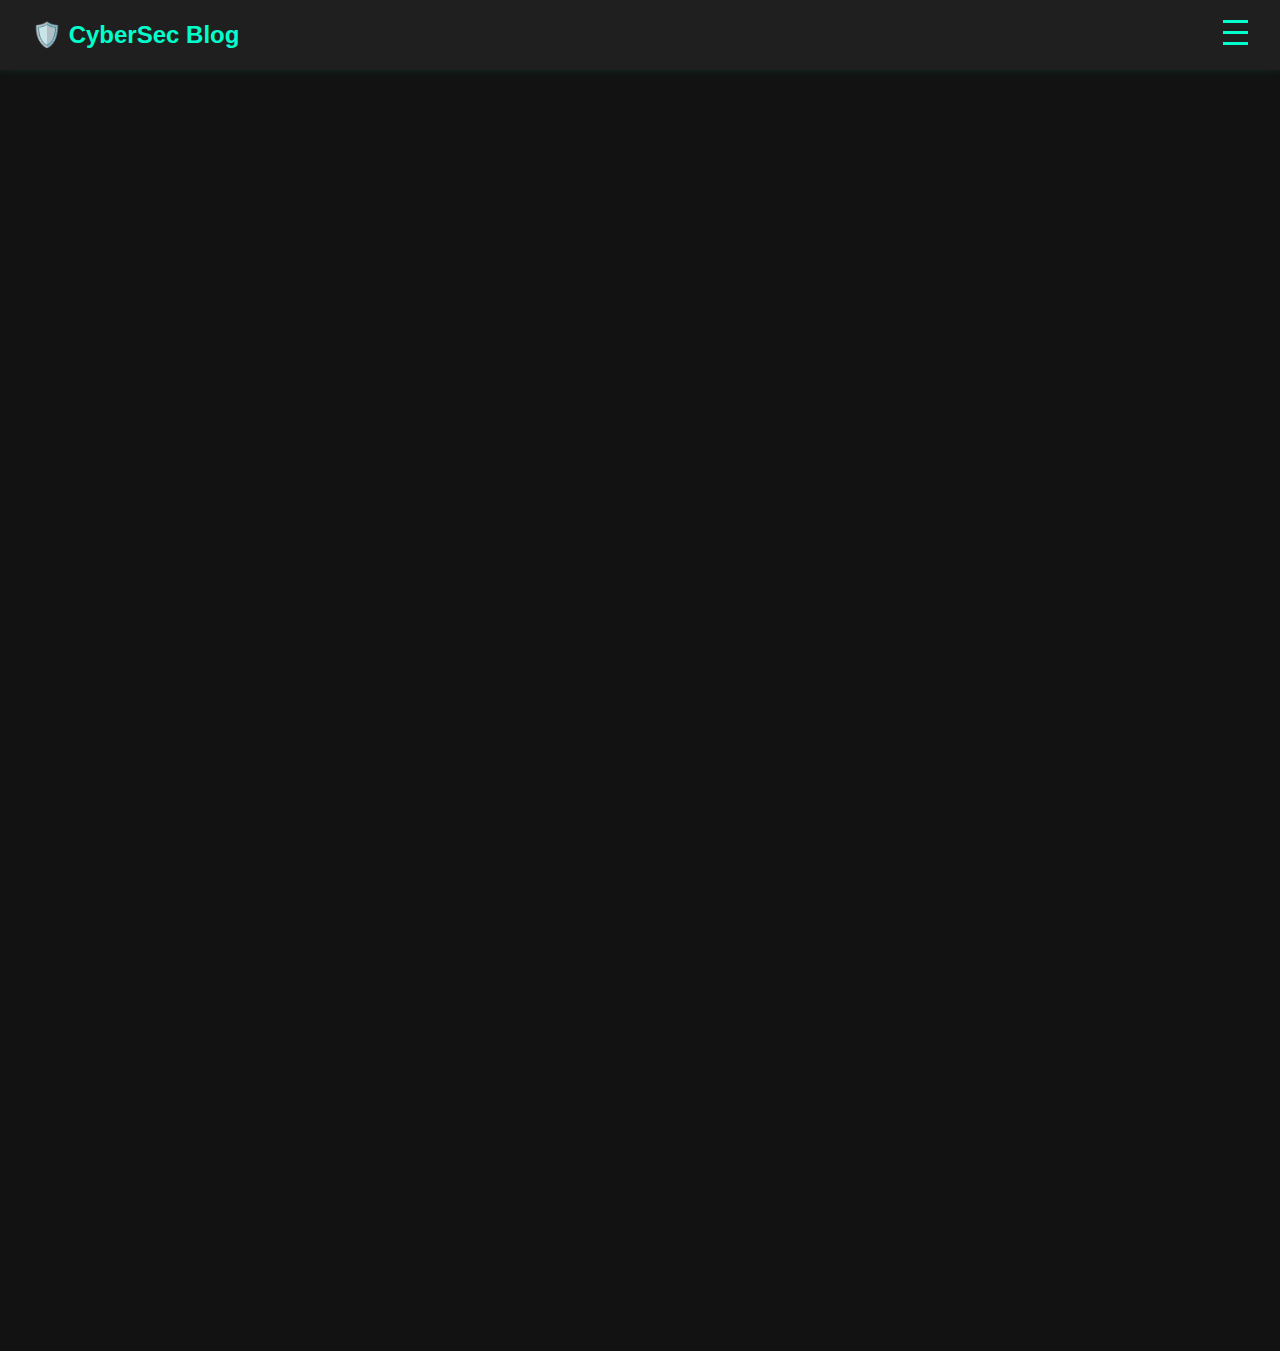
<file: index.html>
<!DOCTYPE html>
<html lang="az">
  <head>
    <meta charset="UTF-8" />
    <meta name="viewport" content="width=device-width, initial-scale=1.0" />
    <title>CyberSec Blog</title>
    <link
      rel="shortcut icon"
      href="./assets/imgs/shield_icon.png"
      type="image/x-icon"
    />

    <link rel="stylesheet" href="./assets/style.css" />
    <link rel="stylesheet" href="./assets/nav.css" />
  </head>
  <body>
    <!-- haader start  -->
    <header>
      <nav class="navbar">
        <div class="navbar-brand">
          <a href="./index.html"><h1>🛡️ CyberSec Blog</h1></a>
          <div class="menu-toggle" onclick="toggleMenu()">
            <span></span>
            <span></span>
            <span></span>
          </div>
        </div>
        <ul class="navbar-links" id="navMenu">
          <li class="close-btn" onclick="toggleMenu()">✖</li>
          <li><a href="./index.html">Ana Səhifə</a></li>
          <li><a href="./articles.html">Məqalələr</a></li>
          <li><a href="./quiz.html">Bilik Quizləri</a></li>
          <li><a href="./kii-risk.html">Kİİ Risk Yoxlaması</a></li>
          <li><a href="./kii-category.html">Aze Kİİ Təsnifati</a></li>
          <li><a href="./Hucum_yayilma.html">Hücum Yayılma Qrafı</a></li>
          <li><a href="./kii-timeline.html">Kİİ Zaman</a></li>
          <li><a href="./terminler.html">Terminlər</a></li>
          <li><a href="./2kii-simulasya-inki.html">Simulyasiya</a></li>
        </ul>
      </nav>
    </header>
    <!-- haader end  -->

    <main>
      <section class="hero fade-in">
        <h2>Kibertəhlükəsizlik dünyasına xoş gəldiniz!</h2>
        <p style="font-size: 1.1rem">
          Burada Kİİ, hücum senariləri və təhlükə modelləri haqqında bloqlar
          tapacaqsınız.
        </p>
        <p class="intro-text fade-in">
          Bu platforma kibertəhlükəsizlik sahəsində məlumatlandırma məqsədi ilə
          yaradılıb. Burada siz dövlətlər üçün həyati əhəmiyyət daşıyan kritik
          infrastruktur sahələri, real hücum nümunələri və şəxsi təhlükəsizlik
          üçün vacib tövsiyələrlə tanış olacaqsınız.
        </p>
      </section>

      <section class="blog-posts fade-in">
        <article class="post">
          <h2>Zero-Day Vulnerability nədir?</h2>
          <p>
            Zero-day proqramdakı bilinməyən boşluqlardır ki, hücumçular onları
            sistem patch olunmadan əvvəl istifadə edir...
          </p>
          <a href="./articles_zero_day.html">Daha çox oxu →</a>
        </article>

        <article class="post">
          <h2>Top 5 Dövlət Dəstəyi ilə Hücumlar</h2>
          <p>
            Stuxnet, SolarWinds və digər böyük Kİİ hücumlarını incələyirik...
          </p>
          <a href="./articles_gov_sup_attack.html">Daha çox oxu →</a>
        </article>
      </section>
      <section class="sectors-section fade-in">
        <h2>Kritik İnfrastruktur Sektorları</h2>
        <div class="sectors-grid">
          <a href="./kii-category.html" class="sector-card">⚡ Enerji</a>
          <a href="./kii-category.html" class="sector-card">💧 Su Təchizatı</a>
          <a href="./kii-category.html" class="sector-card">🏥 Səhiyyə</a>
          <a href="./kii-category.html" class="sector-card">🚇 Nəqliyyat</a>
        </div>
      </section>
      <section class="tips-section fade-in">
        <h2>Təhlükəsizlik Tövsiyələri</h2>
        <div class="tips-grid">
          <div class="tip-card">
            <h3>Şəxsi Təhlükəsizlik</h3>
            <ul>
              <li>İki faktorlu identifikasiya aktiv edin</li>
              <li>Şübhəli linklərə klik etməyin</li>
              <li>Güclü və unikal şifrələr istifadə edin</li>
            </ul>
          </div>
          <div class="tip-card">
            <h3>Təşkilati Təhlükəsizlik</h3>
            <ul>
              <li>Daimi məlumat ehtiyat nüsxələri alın</li>
              <li>İT heyəti üçün kiber təlimlər təşkil edin</li>
              <li>Firewall və antivirusları aktual saxlayın</li>
            </ul>
          </div>
        </div>
      </section>
    </main>

    <footer class="fade-in">
      <p>© 2025 CyberSec Blog. Bütün hüquqlar qorunur.</p>
    </footer>

    <script>
      function toggleMenu() {
        document.getElementById("navMenu").classList.toggle("active");
      }
    </script>
  </body>
</html>
</file>
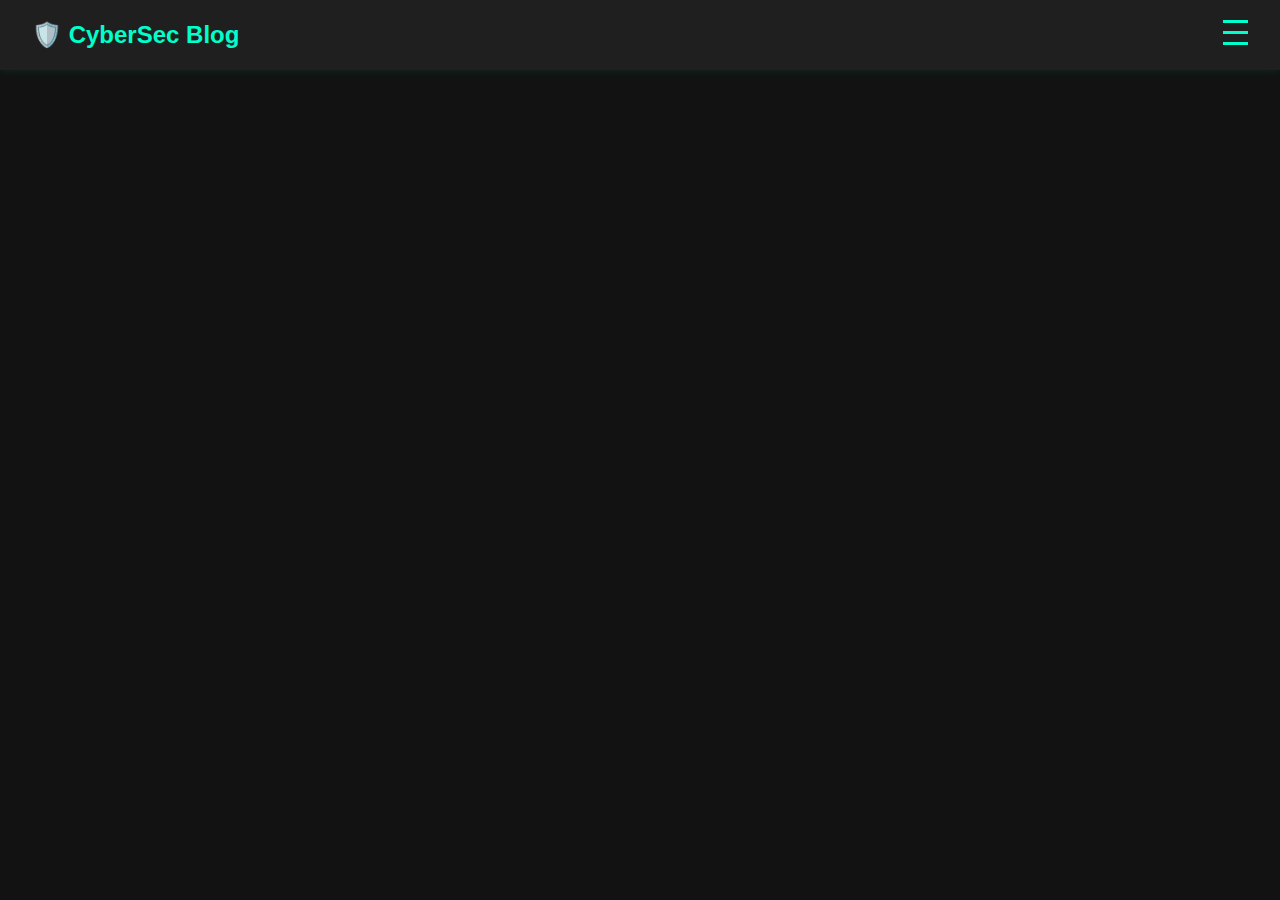
<file: 2kii-simulasya-inki.html>
<!DOCTYPE html>
<html lang="az">
  <head>
    <meta charset="UTF-8" />
    <meta name="viewport" content="width=device-width, initial-scale=1.0" />
    <title>SCADA Hücum Simulyasiyası</title>

    <link
      rel="shortcut icon"
      href="./assets/imgs/shield_icon.png"
      type="image/x-icon"
    />

    <link rel="stylesheet" href="./assets/nav.css" />
    <link rel="stylesheet" href="./assets/kii-simulyasiya-inkisaf.css" />
  </head>
  <body>
    <!-- haader start  -->
    <header>
      <nav class="navbar">
        <div class="navbar-brand">
          <a href="./index.html"><h1>🛡️ CyberSec Blog</h1></a>
          <div class="menu-toggle" onclick="toggleMenu()">
            <span></span>
            <span></span>
            <span></span>
          </div>
        </div>
        <ul class="navbar-links" id="navMenu">
          <li class="close-btn" onclick="toggleMenu()">✖</li>
          <li><a href="./index.html">Ana Səhifə</a></li>
          <li><a href="./articles.html">Məqalələr</a></li>
          <li><a href="./quiz.html">Bilik Quizləri</a></li>
          <li><a href="./kii-risk.html">Kİİ Risk Yoxlaması</a></li>
          <li><a href="./kii-category.html">Aze Kİİ Təsnifati</a></li>
          <li><a href="./Hucum_yayilma.html">Hücum Yayılma Qrafı</a></li>
          <li><a href="./kii-timeline.html">Kİİ Zaman</a></li>
          <li><a href="./terminler.html">Terminlər</a></li>
          <li><a href="./2kii-simulasya-inki.html">Simulyasiya</a></li>
        </ul>
      </nav>
    </header>
    <!-- haader end  -->
    <div class="sim-container fade-in">
      <h1>🧨 Kİİ Hücum Simulyasiyası</h1>

      <label for="scenario">Ssenari seçin:</label>
      <select id="scenario">
        <option value="ransomware">SCADA Ransomware</option>
        <option value="ddos">Enerji DDoS Hücumu</option>
        <option value="phishing">Operator Phishing</option>
        <option value="insider">Daxili Təhdid</option>
        <option value="usbMalware">USB ilə Yoluxma</option>
      </select>

      <button onclick="startSimulation()">🔁 Simulyasiyaya Başla</button>

      <p class="scada-title">🔌 SCADA Vizualizasiyası</p>
      <div class="scada-graphic">
        <div class="scada-box power">Power Station</div>
        <div class="scada-box plc">PLC</div>
        <div class="scada-box server">SCADA Server</div>
        <div class="scada-box operator">Operator Console</div>
      </div>

      <div id="simulationLog" class="log"></div>

      <div id="responseChoice" style="display: none">
        <p>🚨 Siz sistem administratorusunuz. Necə reaksiya verirsiniz?</p>
        <div id="dynamicOptions"></div>
      </div>

      <div id="finalResult"></div>
    </div>

    <script src="./assets/js/scenarios.js"></script>
    <script>
      function toggleMenu() {
        document.getElementById("navMenu").classList.toggle("active");
      }
    </script>
  </body>
</html>
</file>
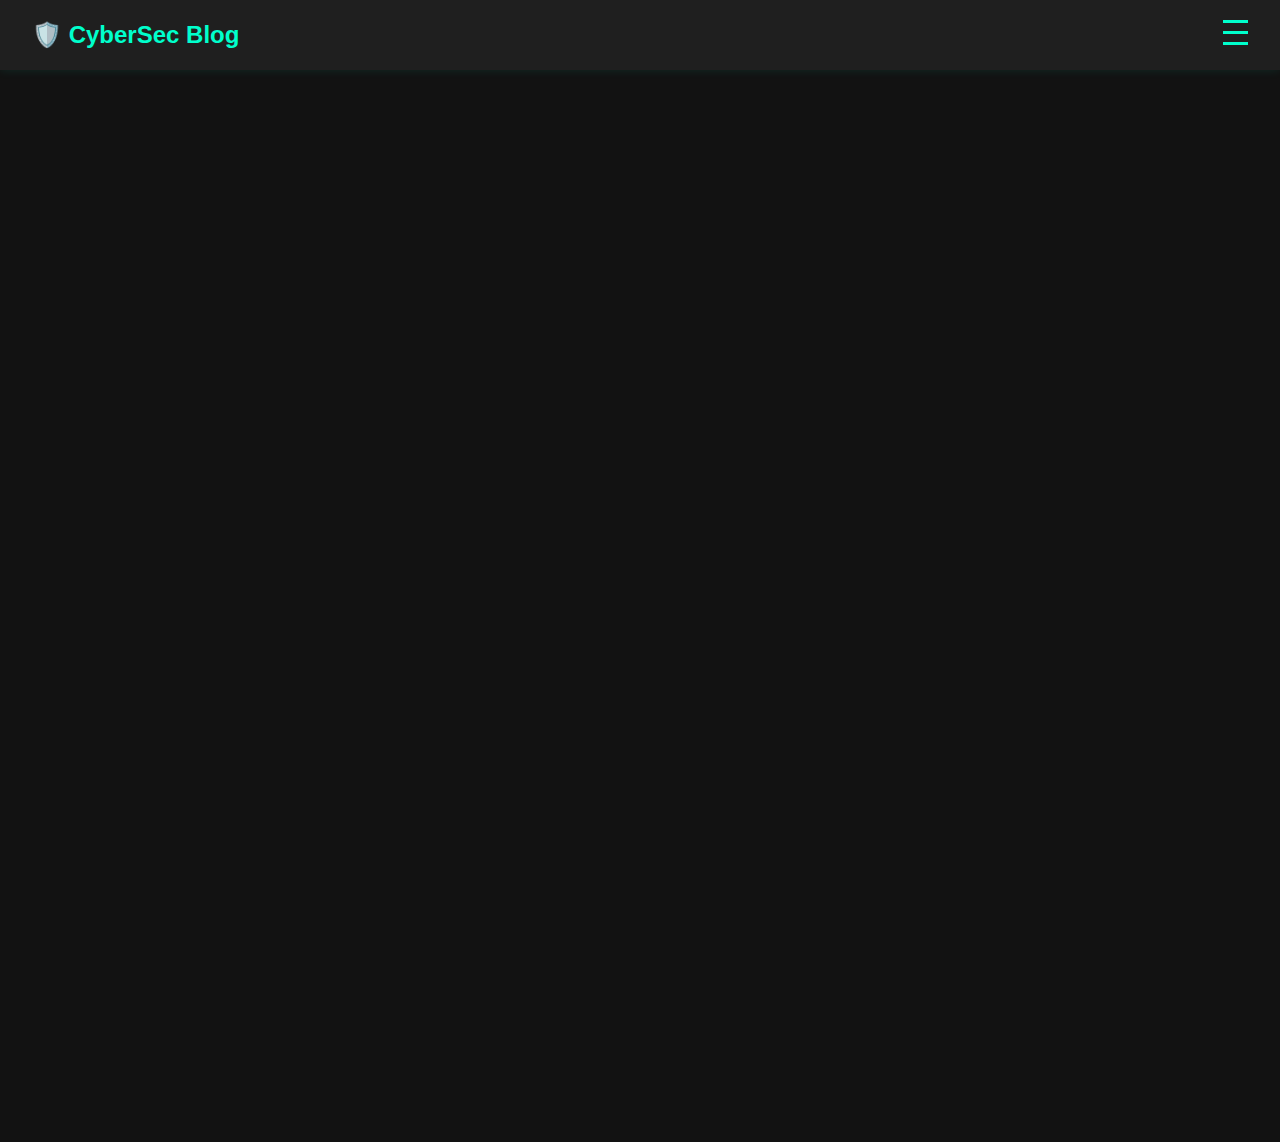
<file: articles.html>
<!DOCTYPE html>
<html lang="az">
  <head>
    <meta charset="UTF-8" />
    <meta name="viewport" content="width=device-width, initial-scale=1.0" />
    <title>Məqalələr</title>
    <link
      rel="shortcut icon"
      href="./assets/imgs/shield_icon.png"
      type="image/x-icon"
    />

    <link rel="stylesheet" href="./assets/articles-style.css" />
    <link rel="stylesheet" href="./assets/nav.css" />
  </head>
  <body>
    <!-- haader start  -->
    <header>
      <nav class="navbar">
        <div class="navbar-brand">
          <a href="./index.html"><h1>🛡️ CyberSec Blog</h1></a>
          <div class="menu-toggle" onclick="toggleMenu()">
            <span></span>
            <span></span>
            <span></span>
          </div>
        </div>
        <ul class="navbar-links" id="navMenu">
          <li class="close-btn" onclick="toggleMenu()">✖</li>
          <li><a href="./index.html">Ana Səhifə</a></li>
          <li><a href="./articles.html">Məqalələr</a></li>
          <li><a href="./quiz.html">Bilik Quizləri</a></li>
          <li><a href="./kii-risk.html">Kİİ Risk Yoxlaması</a></li>
          <li><a href="./kii-category.html">Aze Kİİ Təsnifati</a></li>
          <li><a href="./Hucum_yayilma.html">Hücum Yayılma Qrafı</a></li>
          <li><a href="./kii-timeline.html">Kİİ Zaman</a></li>
          <li><a href="./terminler.html">Terminlər</a></li>
          <li><a href="./2kii-simulasya-inki.html">Simulyasiya</a></li>
        </ul>
      </nav>
    </header>
    <!-- haader end  -->

    <div class="articles-container fade-in">
      <h1>📚 Kibertəhlükəsizlik Məqalələri</h1>

      <div class="article-card">
        <h2>Zero-Day Hücumlar: Gözlənilməz Risk</h2>
        <p class="date">Tarix: 10 may 2025</p>
        <p>
          Zero-day boşluqları proqram təminatındakı hələ istehsalçıya məlum
          olmayan boşluqlardır. Bu hücumlar real təhlükə yaradır...
        </p>
        <a href="./articles_zero_day.html">Daha çox oxu →</a>
      </div>
      <div class="article-card">
        <h2>Top 5 Dövlət Dəstəyi ilə Hücumlar</h2>
        <p class="date">Tarix: 10 may 2025</p>
        <p>Stuxnet, SolarWinds və digər böyük Kİİ hücumlarını incələyirik...</p>
        <a href="./articles_gov_sup_attack.html">Daha çox oxu →</a>
      </div>

      <div class="article-card">
        <h2>Kİİ Sistemləri üçün Təhlükə Modelləri</h2>
        <p class="date">Tarix: 5 may 2025</p>
        <p>
          Enerji, su, səhiyyə kimi sektorların qorunması üçün fuzzy, bayes və
          multi-kriteriya modelləri istifadə olunur. Gəlin baxaq necə...
        </p>
        <a href="./articles_model.html">Daha çox oxu →</a>
      </div>

      <div class="article-card">
        <h2>Phishing Hücumlarından Necə Qorunmalı?</h2>
        <p class="date">Tarix: 25 aprel 2025</p>
        <p>
          Phishing e-maillərlə istifadəçilərin məlumatlarını oğurlamaq üçün ən
          geniş yayılmış üsullardandır. Ən yaxşı müdafiə yollarını təqdim
          edirik...
        </p>
        <a href="./articles_phising.html">Daha çox oxu →</a>
      </div>
    </div>
    <script>
      function toggleMenu() {
        document.getElementById("navMenu").classList.toggle("active");
      }
    </script>
  </body>
</html>
</file>
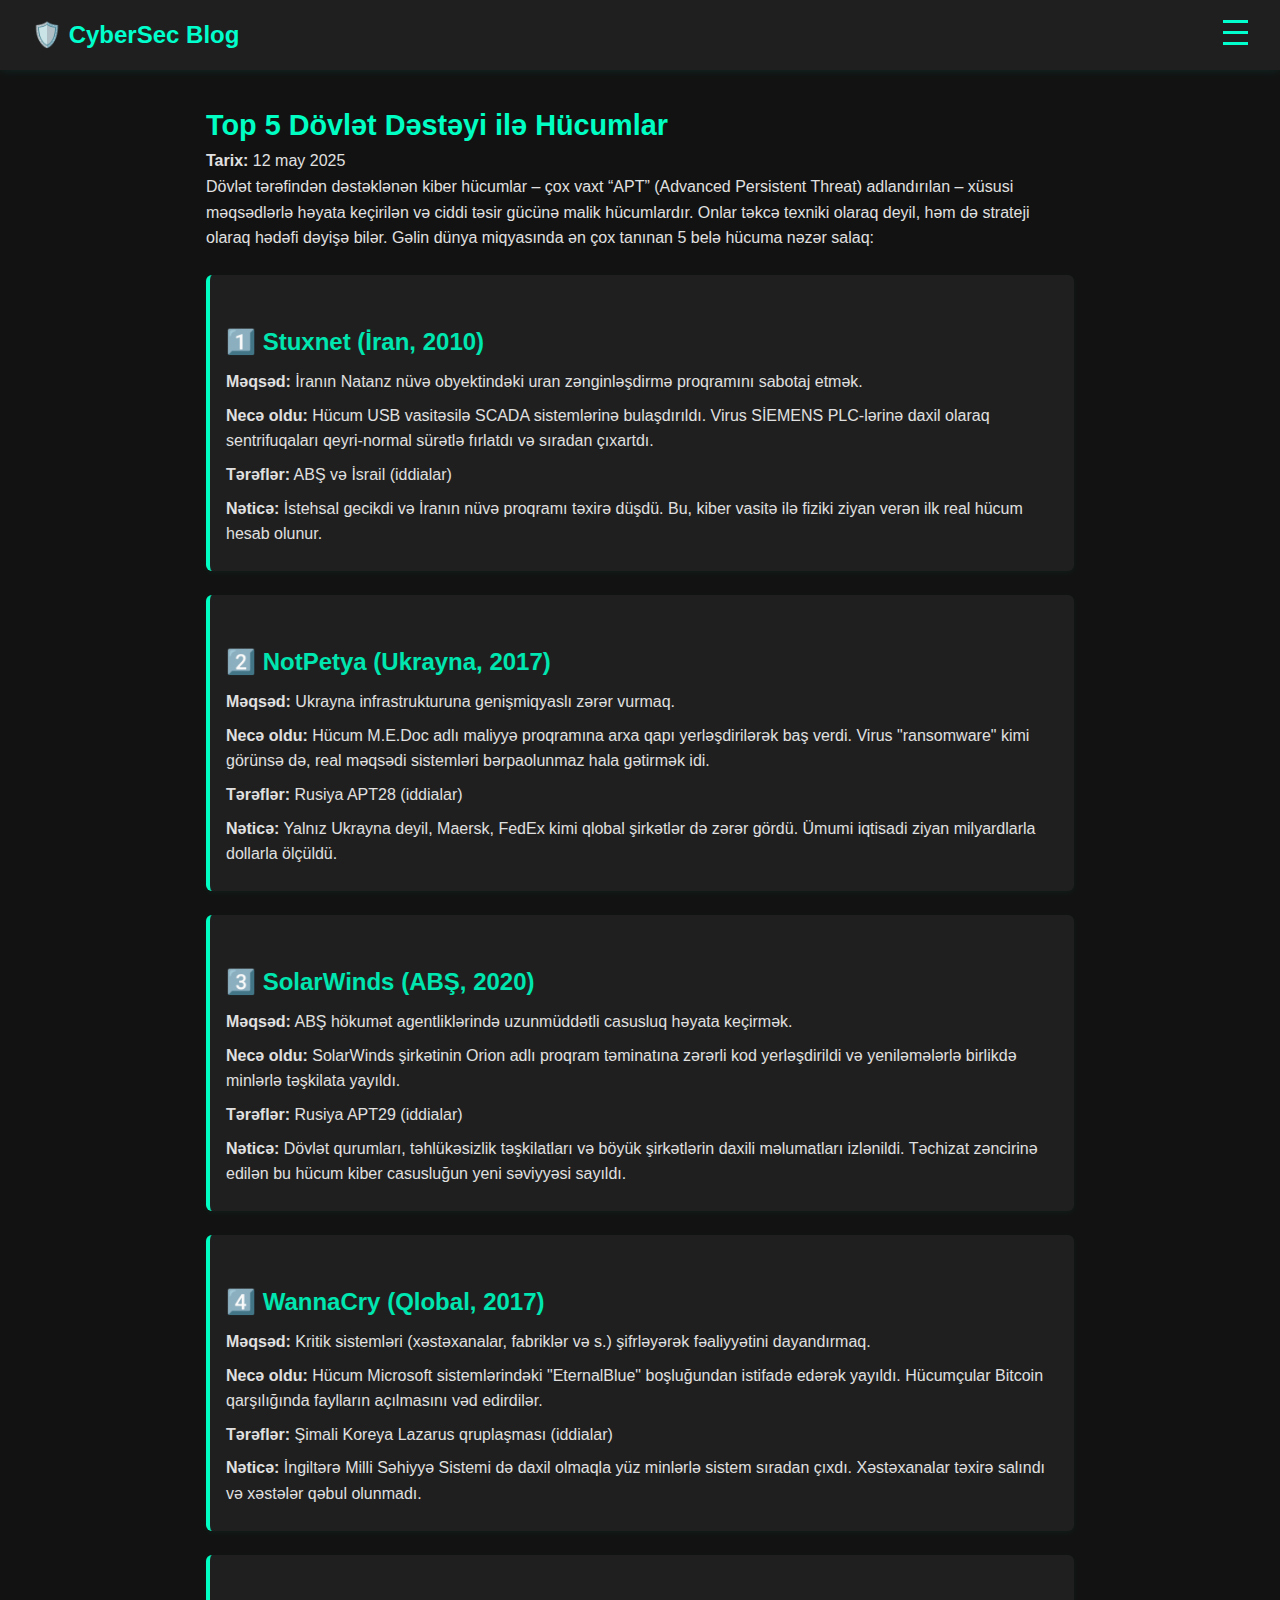
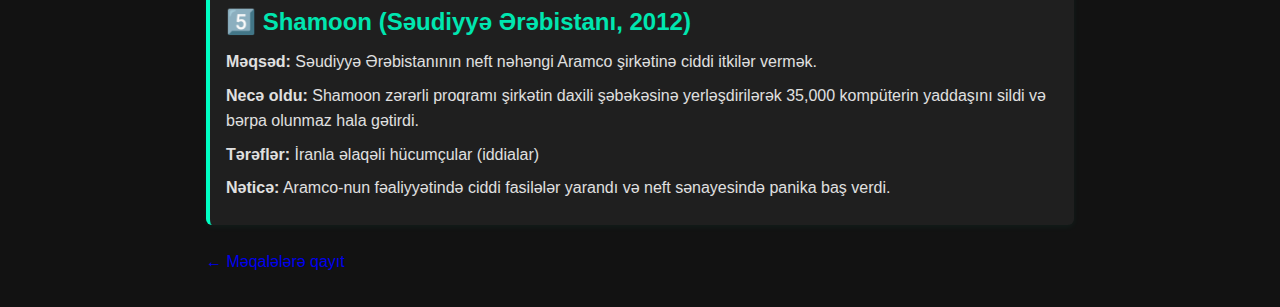
<file: articles_gov_sup_attack.html>
<!DOCTYPE html>
<html lang="az">
  <head>
    <meta charset="UTF-8" />
    <meta name="viewport" content="width=device-width, initial-scale=1.0" />
    <title>Top 5 Dövlət Dəstəyi ilə Hücumlar</title>
    <style>
      body {
        margin: 0;
        font-family: "Segoe UI", sans-serif;
        background-color: #121212;
        color: #e0e0e0;
        line-height: 1.6;
      }

      .container {
        max-width: 900px;
        margin: auto;
        padding: 2rem 1rem;
      }

      h1 {
        color: #00ffc3;
        font-size: 1.8rem;
      }

      .attack-box {
        background-color: #1f1f1f;
        border-left: 4px solid #00ffc3;
        border-radius: 6px;
        margin-bottom: 1.5rem;
        padding: 1rem;
        box-shadow: 0 2px 6px rgba(0, 255, 204, 0.05);
      }

      h2 {
        color: #00e6b0;
        margin-top: 2rem;
      }

      .attack-box p {
        margin: 0.5rem 0;
      }
    </style>
    <link rel="stylesheet" href="./assets/nav.css" />
  </head>
  <body>
    <!-- haader start  -->
    <header>
      <nav class="navbar">
        <div class="navbar-brand">
          <a href="./index.html"><h1>🛡️ CyberSec Blog</h1></a>
          <div class="menu-toggle" onclick="toggleMenu()">
            <span></span>
            <span></span>
            <span></span>
          </div>
        </div>
        <ul class="navbar-links" id="navMenu">
          <li class="close-btn" onclick="toggleMenu()">✖</li>
          <li><a href="./index.html">Ana Səhifə</a></li>
          <li><a href="./articles.html">Məqalələr</a></li>
          <li><a href="./quiz.html">Bilik Quizləri</a></li>
          <li><a href="./kii-risk.html">Kİİ Risk Yoxlaması</a></li>
          <li><a href="./kii-category.html">Aze Kİİ Təsnifati</a></li>
          <li><a href="./Hucum_yayilma.html">Hücum Yayılma Qrafı</a></li>
          <li><a href="./kii-timeline.html">Kİİ Zaman</a></li>
          <li><a href="./terminler.html">Terminlər</a></li>
          <li><a href="./2kii-simulasya-inki.html">Simulyasiya</a></li>
        </ul>
      </nav>
    </header>
    <!-- haader end  -->
    <div class="container">
      <h1>Top 5 Dövlət Dəstəyi ilə Hücumlar</h1>
      <p><strong>Tarix:</strong> 12 may 2025</p>
      <p style="margin-bottom: 1.5rem">
        Dövlət tərəfindən dəstəklənən kiber hücumlar – çox vaxt “APT” (Advanced
        Persistent Threat) adlandırılan – xüsusi məqsədlərlə həyata keçirilən və
        ciddi təsir gücünə malik hücumlardır. Onlar təkcə texniki olaraq deyil,
        həm də strateji olaraq hədəfi dəyişə bilər. Gəlin dünya miqyasında ən
        çox tanınan 5 belə hücuma nəzər salaq:
      </p>

      <div class="attack-box">
        <h2>1️⃣ Stuxnet (İran, 2010)</h2>
        <p>
          <strong>Məqsəd:</strong> İranın Natanz nüvə obyektindəki uran
          zənginləşdirmə proqramını sabotaj etmək.
        </p>
        <p>
          <strong>Necə oldu:</strong> Hücum USB vasitəsilə SCADA sistemlərinə
          bulaşdırıldı. Virus SİEMENS PLC-lərinə daxil olaraq sentrifuqaları
          qeyri-normal sürətlə fırlatdı və sıradan çıxartdı.
        </p>
        <p><strong>Tərəflər:</strong> ABŞ və İsrail (iddialar)</p>
        <p>
          <strong>Nəticə:</strong> İstehsal gecikdi və İranın nüvə proqramı
          təxirə düşdü. Bu, kiber vasitə ilə fiziki ziyan verən ilk real hücum
          hesab olunur.
        </p>
      </div>

      <div class="attack-box">
        <h2>2️⃣ NotPetya (Ukrayna, 2017)</h2>
        <p>
          <strong>Məqsəd:</strong> Ukrayna infrastrukturuna genişmiqyaslı zərər
          vurmaq.
        </p>
        <p>
          <strong>Necə oldu:</strong> Hücum M.E.Doc adlı maliyyə proqramına arxa
          qapı yerləşdirilərək baş verdi. Virus "ransomware" kimi görünsə də,
          real məqsədi sistemləri bərpaolunmaz hala gətirmək idi.
        </p>
        <p><strong>Tərəflər:</strong> Rusiya APT28 (iddialar)</p>
        <p>
          <strong>Nəticə:</strong> Yalnız Ukrayna deyil, Maersk, FedEx kimi
          qlobal şirkətlər də zərər gördü. Ümumi iqtisadi ziyan milyardlarla
          dollarla ölçüldü.
        </p>
      </div>

      <div class="attack-box">
        <h2>3️⃣ SolarWinds (ABŞ, 2020)</h2>
        <p>
          <strong>Məqsəd:</strong> ABŞ hökumət agentliklərində uzunmüddətli
          casusluq həyata keçirmək.
        </p>
        <p>
          <strong>Necə oldu:</strong> SolarWinds şirkətinin Orion adlı proqram
          təminatına zərərli kod yerləşdirildi və yeniləmələrlə birlikdə
          minlərlə təşkilata yayıldı.
        </p>
        <p><strong>Tərəflər:</strong> Rusiya APT29 (iddialar)</p>
        <p>
          <strong>Nəticə:</strong> Dövlət qurumları, təhlükəsizlik təşkilatları
          və böyük şirkətlərin daxili məlumatları izlənildi. Təchizat zəncirinə
          edilən bu hücum kiber casusluğun yeni səviyyəsi sayıldı.
        </p>
      </div>

      <div class="attack-box">
        <h2>4️⃣ WannaCry (Qlobal, 2017)</h2>
        <p>
          <strong>Məqsəd:</strong> Kritik sistemləri (xəstəxanalar, fabriklər və
          s.) şifrləyərək fəaliyyətini dayandırmaq.
        </p>
        <p>
          <strong>Necə oldu:</strong> Hücum Microsoft sistemlərindəki
          "EternalBlue" boşluğundan istifadə edərək yayıldı. Hücumçular Bitcoin
          qarşılığında faylların açılmasını vəd edirdilər.
        </p>
        <p>
          <strong>Tərəflər:</strong> Şimali Koreya Lazarus qruplaşması
          (iddialar)
        </p>
        <p>
          <strong>Nəticə:</strong> İngiltərə Milli Səhiyyə Sistemi də daxil
          olmaqla yüz minlərlə sistem sıradan çıxdı. Xəstəxanalar təxirə salındı
          və xəstələr qəbul olunmadı.
        </p>
      </div>

      <div class="attack-box">
        <h2>5️⃣ Shamoon (Səudiyyə Ərəbistanı, 2012)</h2>
        <p>
          <strong>Məqsəd:</strong> Səudiyyə Ərəbistanının neft nəhəngi Aramco
          şirkətinə ciddi itkilər vermək.
        </p>
        <p>
          <strong>Necə oldu:</strong> Shamoon zərərli proqramı şirkətin daxili
          şəbəkəsinə yerləşdirilərək 35,000 kompüterin yaddaşını sildi və bərpa
          olunmaz hala gətirdi.
        </p>
        <p><strong>Tərəflər:</strong> İranla əlaqəli hücumçular (iddialar)</p>
        <p>
          <strong>Nəticə:</strong> Aramco-nun fəaliyyətində ciddi fasilələr
          yarandı və neft sənayesində panika baş verdi.
        </p>
      </div>

      <p><a href="articles.html">← Məqalələrə qayıt</a></p>

      <script>
        function toggleMenu() {
          document.getElementById("navMenu").classList.toggle("active");
        }
      </script>
    </div>
  </body>
</html>
</file>
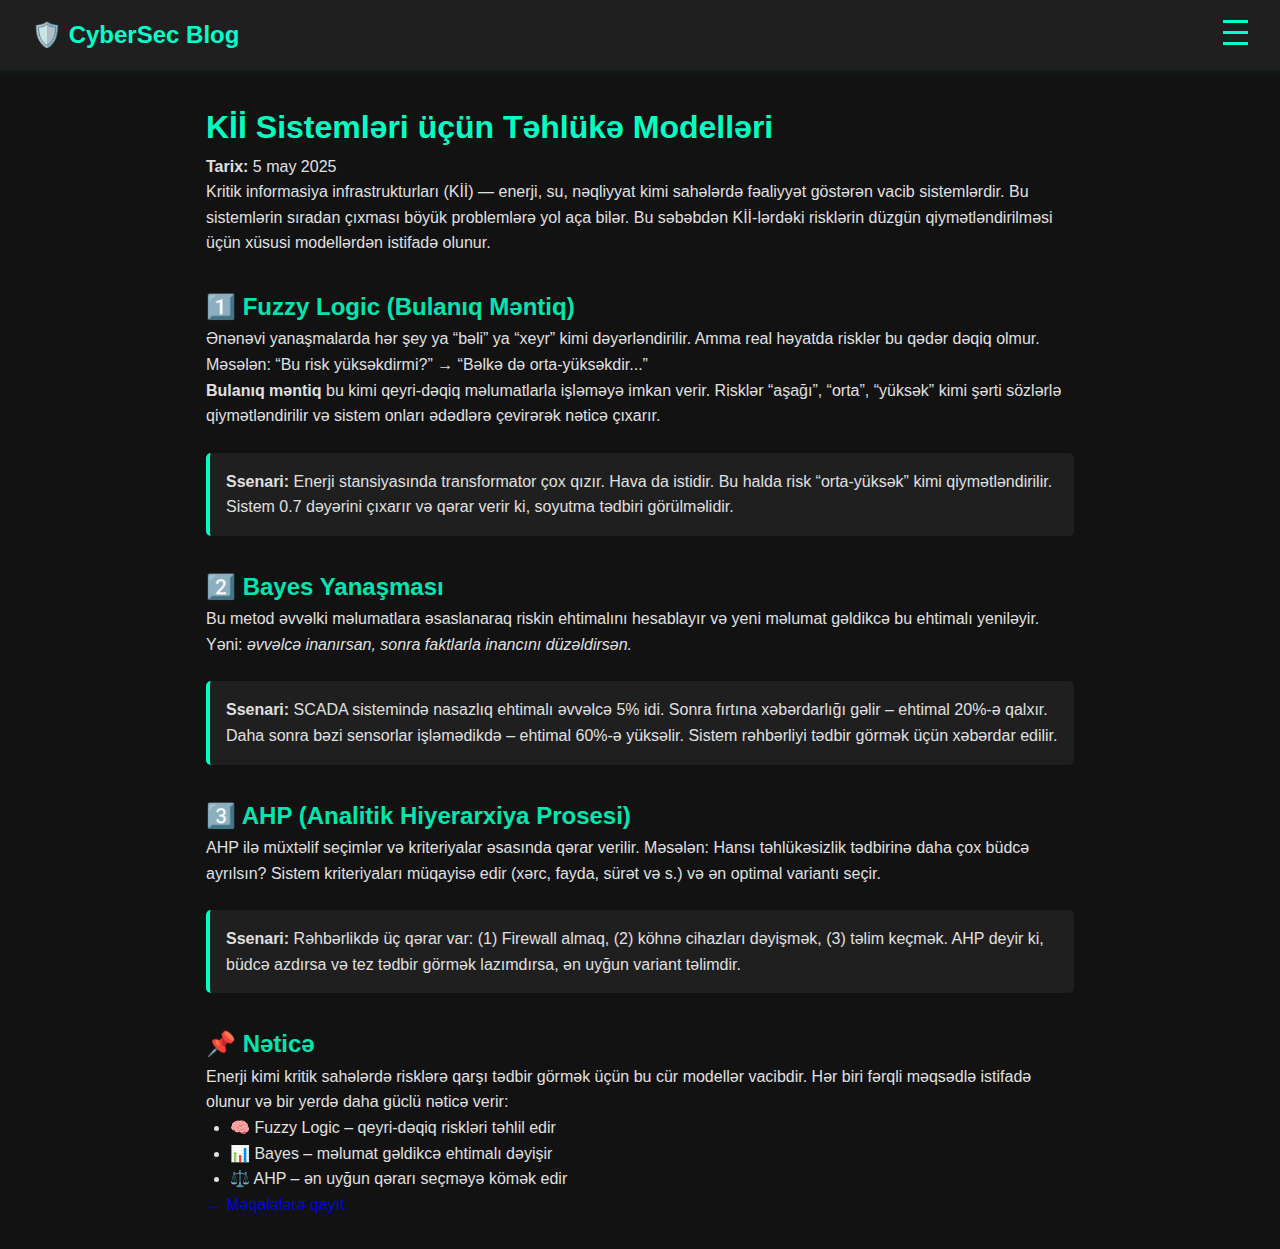
<file: articles_model.html>
<!DOCTYPE html>
<html lang="az">
  <head>
    <meta charset="UTF-8" />
    <meta name="viewport" content="width=device-width, initial-scale=1.0" />
    <title>Kİİ Sistemləri üçün Təhlükə Modelləri</title>
    <style>
      body {
        margin: 0;
        padding: 0;
        font-family: "Segoe UI", sans-serif;
        background-color: #121212;
        color: #e0e0e0;
        line-height: 1.6;
      }

      .container {
        max-width: 900px;
        margin: auto;
        padding: 2rem 1rem;
      }

      h1 {
        color: #00ffc3;
      }

      h2 {
        color: #00e6b0;
        margin-top: 2rem;
      }

      ul {
        padding-left: 1.5rem;
      }

      .box {
        background: #1f1f1f;
        padding: 1rem;
        margin: 1.5rem 0;
        border-left: 4px solid #00ffc3;
        border-radius: 5px;
      }
    </style>
    <link rel="stylesheet" href="./assets/nav.css" />
  </head>
  <body>
    <!-- haader start  -->
    <header>
      <nav class="navbar">
        <div class="navbar-brand">
          <a href="./index.html"><h1>🛡️ CyberSec Blog</h1></a>
          <div class="menu-toggle" onclick="toggleMenu()">
            <span></span>
            <span></span>
            <span></span>
          </div>
        </div>
        <ul class="navbar-links" id="navMenu">
          <li class="close-btn" onclick="toggleMenu()">✖</li>
          <li><a href="./index.html">Ana Səhifə</a></li>
          <li><a href="./articles.html">Məqalələr</a></li>
          <li><a href="./quiz.html">Bilik Quizləri</a></li>
          <li><a href="./kii-risk.html">Kİİ Risk Yoxlaması</a></li>
          <li><a href="./kii-category.html">Aze Kİİ Təsnifati</a></li>
          <li><a href="./Hucum_yayilma.html">Hücum Yayılma Qrafı</a></li>
          <li><a href="./kii-timeline.html">Kİİ Zaman</a></li>
          <li><a href="./terminler.html">Terminlər</a></li>
          <li><a href="./2kii-simulasya-inki.html">Simulyasiya</a></li>
        </ul>
      </nav>
    </header>
    <!-- haader end  -->
    <div class="container">
      <h1>Kİİ Sistemləri üçün Təhlükə Modelləri</h1>
      <p><strong>Tarix:</strong> 5 may 2025</p>

      <p>
        Kritik informasiya infrastrukturları (Kİİ) — enerji, su, nəqliyyat kimi
        sahələrdə fəaliyyət göstərən vacib sistemlərdir. Bu sistemlərin sıradan
        çıxması böyük problemlərə yol aça bilər. Bu səbəbdən Kİİ-lərdəki
        risklərin düzgün qiymətləndirilməsi üçün xüsusi modellərdən istifadə
        olunur.
      </p>

      <h2>1️⃣ Fuzzy Logic (Bulanıq Məntiq)</h2>
      <p>
        Ənənəvi yanaşmalarda hər şey ya “bəli” ya “xeyr” kimi dəyərləndirilir.
        Amma real həyatda risklər bu qədər dəqiq olmur. Məsələn: “Bu risk
        yüksəkdirmi?” → “Bəlkə də orta-yüksəkdir...”
      </p>
      <p>
        <strong>Bulanıq məntiq</strong> bu kimi qeyri-dəqiq məlumatlarla
        işləməyə imkan verir. Risklər “aşağı”, “orta”, “yüksək” kimi şərti
        sözlərlə qiymətləndirilir və sistem onları ədədlərə çevirərək nəticə
        çıxarır.
      </p>

      <div class="box">
        <strong>Ssenari:</strong> Enerji stansiyasında transformator çox qızır.
        Hava da istidir. Bu halda risk “orta-yüksək” kimi qiymətləndirilir.
        Sistem 0.7 dəyərini çıxarır və qərar verir ki, soyutma tədbiri
        görülməlidir.
      </div>

      <h2>2️⃣ Bayes Yanaşması</h2>
      <p>
        Bu metod əvvəlki məlumatlara əsaslanaraq riskin ehtimalını hesablayır və
        yeni məlumat gəldikcə bu ehtimalı yeniləyir. Yəni:
        <em>əvvəlcə inanırsan, sonra faktlarla inancını düzəldirsən.</em>
      </p>

      <div class="box">
        <strong>Ssenari:</strong> SCADA sistemində nasazlıq ehtimalı əvvəlcə 5%
        idi. Sonra fırtına xəbərdarlığı gəlir – ehtimal 20%-ə qalxır. Daha sonra
        bəzi sensorlar işləmədikdə – ehtimal 60%-ə yüksəlir. Sistem rəhbərliyi
        tədbir görmək üçün xəbərdar edilir.
      </div>

      <h2>3️⃣ AHP (Analitik Hiyerarxiya Prosesi)</h2>
      <p>
        AHP ilə müxtəlif seçimlər və kriteriyalar əsasında qərar verilir.
        Məsələn: Hansı təhlükəsizlik tədbirinə daha çox büdcə ayrılsın? Sistem
        kriteriyaları müqayisə edir (xərc, fayda, sürət və s.) və ən optimal
        variantı seçir.
      </p>

      <div class="box">
        <strong>Ssenari:</strong> Rəhbərlikdə üç qərar var: (1) Firewall almaq,
        (2) köhnə cihazları dəyişmək, (3) təlim keçmək. AHP deyir ki, büdcə
        azdırsa və tez tədbir görmək lazımdırsa, ən uyğun variant təlimdir.
      </div>

      <h2>📌 Nəticə</h2>
      <p>
        Enerji kimi kritik sahələrdə risklərə qarşı tədbir görmək üçün bu cür
        modellər vacibdir. Hər biri fərqli məqsədlə istifadə olunur və bir yerdə
        daha güclü nəticə verir:
      </p>
      <ul>
        <li>🧠 Fuzzy Logic – qeyri-dəqiq riskləri təhlil edir</li>
        <li>📊 Bayes – məlumat gəldikcə ehtimalı dəyişir</li>
        <li>⚖️ AHP – ən uyğun qərarı seçməyə kömək edir</li>
      </ul>

      <p><a href="articles.html">← Məqalələrə qayıt</a></p>
      <script>
        function toggleMenu() {
          document.getElementById("navMenu").classList.toggle("active");
        }
      </script>
    </div>
  </body>
</html>
</file>
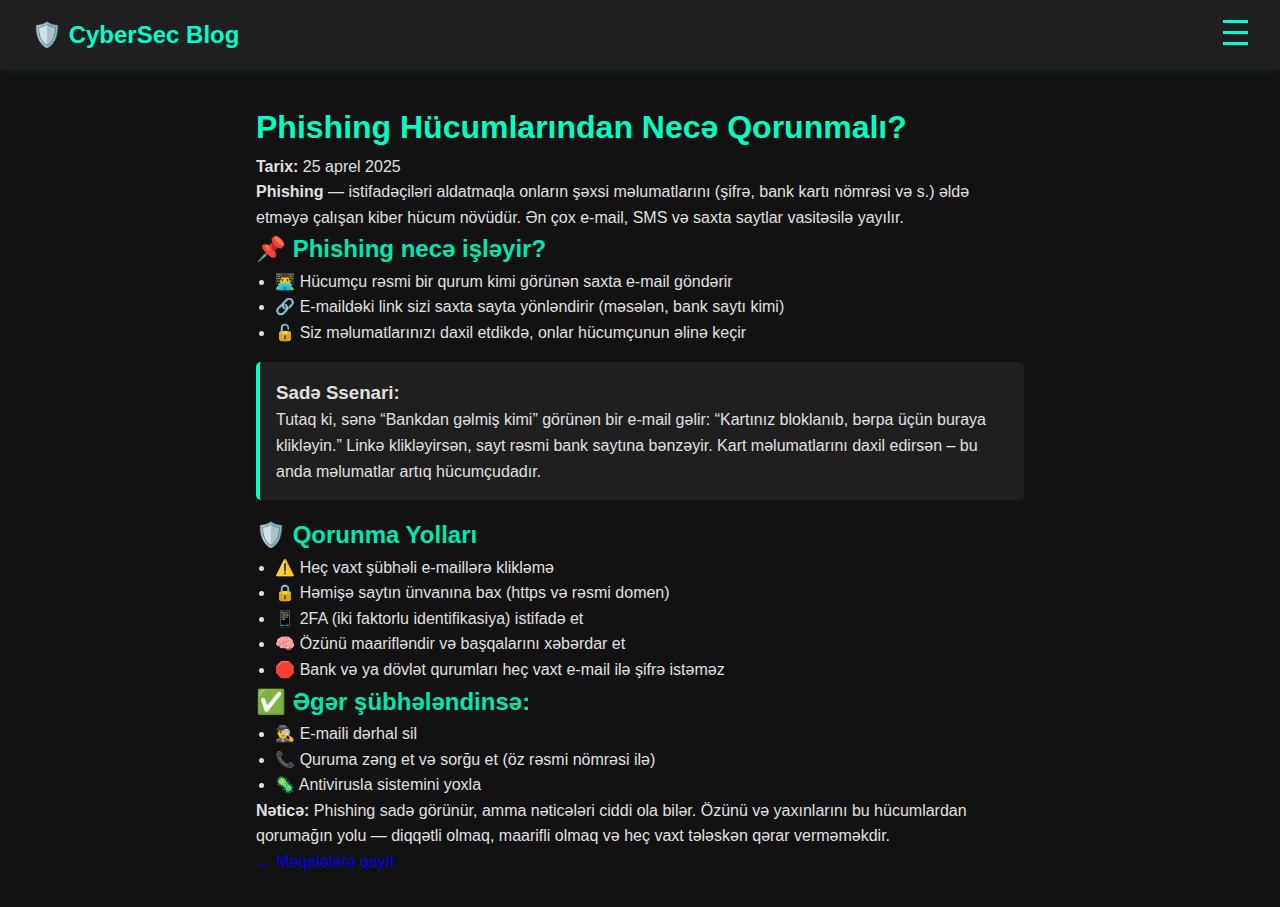
<file: articles_phising.html>
<!DOCTYPE html>
<html lang="az">
  <head>
    <meta charset="UTF-8" />
    <meta name="viewport" content="width=device-width, initial-scale=1.0" />
    <title>Phishing Hücumlarından Necə Qorunmalı?</title>
    <style>
      body {
        margin: 0;
        padding: 0;
        font-family: "Segoe UI", sans-serif;
        background-color: #121212;
        color: #e0e0e0;
        line-height: 1.6;
      }
      .container {
        max-width: 800px;
        margin: auto;
        padding: 2rem 1rem;
      }
      h1 {
        color: #00ffc3;
      }
      h2 {
        color: #00e6b0;
      }

      ul {
        padding-left: 1.2rem;
      }
      .box {
        background: #1f1f1f;
        padding: 1rem;
        margin: 1rem 0;
        border-left: 4px solid #00ffc3;
        border-radius: 5px;
      }
    </style>
    <link rel="stylesheet" href="./assets/nav.css" />
  </head>
  <body>
    <!-- haader start  -->
    <header>
      <nav class="navbar">
        <div class="navbar-brand">
          <a href="./index.html"><h1>🛡️ CyberSec Blog</h1></a>
          <div class="menu-toggle" onclick="toggleMenu()">
            <span></span>
            <span></span>
            <span></span>
          </div>
        </div>
        <ul class="navbar-links" id="navMenu">
          <li class="close-btn" onclick="toggleMenu()">✖</li>
          <li><a href="./index.html">Ana Səhifə</a></li>
          <li><a href="./articles.html">Məqalələr</a></li>
          <li><a href="./quiz.html">Bilik Quizləri</a></li>
          <li><a href="./kii-risk.html">Kİİ Risk Yoxlaması</a></li>
          <li><a href="./kii-category.html">Aze Kİİ Təsnifati</a></li>
          <li><a href="./Hucum_yayilma.html">Hücum Yayılma Qrafı</a></li>
          <li><a href="./kii-timeline.html">Kİİ Zaman</a></li>
          <li><a href="./terminler.html">Terminlər</a></li>
          <li><a href="./2kii-simulasya-inki.html">Simulyasiya</a></li>
        </ul>
      </nav>
    </header>
    <!-- haader end  -->
    <div class="container">
      <h1>Phishing Hücumlarından Necə Qorunmalı?</h1>
      <p><strong>Tarix:</strong> 25 aprel 2025</p>

      <p>
        <strong>Phishing</strong> — istifadəçiləri aldatmaqla onların şəxsi
        məlumatlarını (şifrə, bank kartı nömrəsi və s.) əldə etməyə çalışan
        kiber hücum növüdür. Ən çox e-mail, SMS və saxta saytlar vasitəsilə
        yayılır.
      </p>

      <h2>📌 Phishing necə işləyir?</h2>
      <ul>
        <li>👨‍💻 Hücumçu rəsmi bir qurum kimi görünən saxta e-mail göndərir</li>
        <li>
          🔗 E-maildəki link sizi saxta sayta yönləndirir (məsələn, bank saytı
          kimi)
        </li>
        <li>
          🔓 Siz məlumatlarınızı daxil etdikdə, onlar hücumçunun əlinə keçir
        </li>
      </ul>

      <div class="box">
        <h3>Sadə Ssenari:</h3>
        <p>
          Tutaq ki, sənə “Bankdan gəlmiş kimi” görünən bir e-mail gəlir:
          “Kartınız bloklanıb, bərpa üçün buraya klikləyin.” Linkə klikləyirsən,
          sayt rəsmi bank saytına bənzəyir. Kart məlumatlarını daxil edirsən –
          bu anda məlumatlar artıq hücumçudadır.
        </p>
      </div>

      <h2>🛡️ Qorunma Yolları</h2>
      <ul>
        <li>⚠️ Heç vaxt şübhəli e-maillərə klikləmə</li>
        <li>🔒 Həmişə saytın ünvanına bax (https və rəsmi domen)</li>
        <li>📱 2FA (iki faktorlu identifikasiya) istifadə et</li>
        <li>🧠 Özünü maarifləndir və başqalarını xəbərdar et</li>
        <li>
          🛑 Bank və ya dövlət qurumları heç vaxt e-mail ilə şifrə istəməz
        </li>
      </ul>

      <h2>✅ Əgər şübhələndinsə:</h2>
      <ul>
        <li>🕵️‍♂️ E-maili dərhal sil</li>
        <li>📞 Quruma zəng et və sorğu et (öz rəsmi nömrəsi ilə)</li>
        <li>🦠 Antivirusla sistemini yoxla</li>
      </ul>

      <p>
        <strong>Nəticə:</strong> Phishing sadə görünür, amma nəticələri ciddi
        ola bilər. Özünü və yaxınlarını bu hücumlardan qorumağın yolu — diqqətli
        olmaq, maarifli olmaq və heç vaxt tələskən qərar verməməkdir.
      </p>

      <a href="articles.html">← Məqalələrə qayıt</a>
      <script>
        function toggleMenu() {
          document.getElementById("navMenu").classList.toggle("active");
        }
      </script>
    </div>
  </body>
</html>
</file>
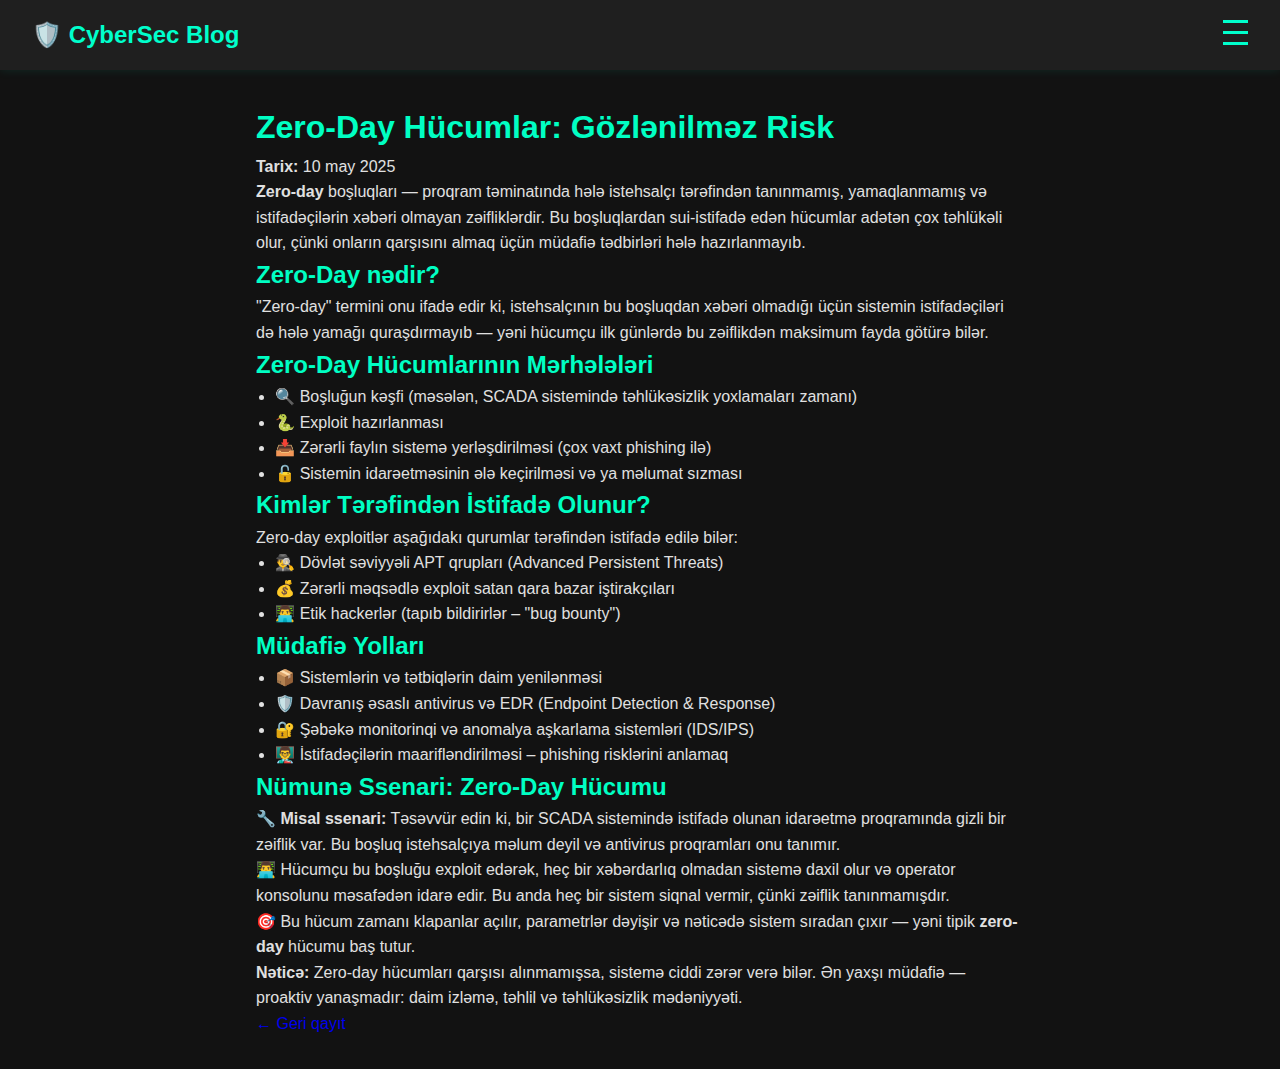
<file: articles_zero_day.html>
<!DOCTYPE html>
<html lang="az">
<head>
  <meta charset="UTF-8">
  <meta name="viewport" content="width=device-width, initial-scale=1.0">
  <title>Zero-Day Hücumlar: Gözlənilməz Risk</title>
 <style>
    body {
  margin: 0;
  font-family: 'Segoe UI', sans-serif;
  background: #121212;
  color: #e0e0e0;
  line-height: 1.6;
}

.container {
  max-width: 800px;
  margin: 2rem auto;
  padding: 0 1rem;
}

h1, h2 {
  color: #00ffc3;
}

ul {
  padding-left: 1.2rem;
}

article {
  background-color: #1e1e1e;
  padding: 1rem;
  margin-bottom: 1.5rem;
  border-left: 4px solid #00ffc3;
  border-radius: 5px;
  box-shadow: 0 2px 6px rgba(0, 255, 204, 0.1);
}

button {
  background: #00ffc3;
  color: #000;
  padding: 0.5rem 1rem;
  border: none;
  border-radius: 4px;
  cursor: pointer;
}

button:hover {
  background: #00bfa6;
}

 </style>
    <link rel="stylesheet" href="./assets/nav.css" />
  </head>
  <body>
    <!-- haader start  -->
    <header>
      <nav class="navbar">
        <div class="navbar-brand">
          <a href="./index.html"><h1>🛡️ CyberSec Blog</h1></a>
          <div class="menu-toggle" onclick="toggleMenu()">
            <span></span>
            <span></span>
            <span></span>
          </div>
        </div>
        <ul class="navbar-links" id="navMenu">
          <li class="close-btn" onclick="toggleMenu()">✖</li>
          <li><a href="./index.html">Ana Səhifə</a></li>
          <li><a href="./articles.html">Məqalələr</a></li>
          <li><a href="./quiz.html">Bilik Quizləri</a></li>
          <li><a href="./kii-risk.html">Kİİ Risk Yoxlaması</a></li>
          <li><a href="./kii-category.html">Aze Kİİ Təsnifati</a></li>
          <li><a href="./Hucum_yayilma.html">Hücum Yayılma Qrafı</a></li>
          <li><a href="./kii-timeline.html">Kİİ Zaman</a></li>
          <li><a href="./terminler.html">Terminlər</a></li>
          <li><a href="./2kii-simulasya-inki.html">Simulyasiya</a></li>
        </ul>
      </nav>
    </header>
    <!-- haader end  -->
  <div class="container">
    <h1>Zero-Day Hücumlar: Gözlənilməz Risk</h1>
    <p><strong>Tarix:</strong> 10 may 2025</p>

    <p><strong>Zero-day</strong> boşluqları — proqram təminatında hələ istehsalçı tərəfindən tanınmamış, yamaqlanmamış və istifadəçilərin xəbəri olmayan zəifliklərdir. Bu boşluqlardan sui-istifadə edən hücumlar adətən çox təhlükəli olur, çünki onların qarşısını almaq üçün müdafiə tədbirləri hələ hazırlanmayıb.</p>

    <h2>Zero-Day nədir?</h2>
    <p>"Zero-day" termini onu ifadə edir ki, istehsalçının bu boşluqdan xəbəri olmadığı üçün sistemin istifadəçiləri də hələ yamağı quraşdırmayıb — yəni hücumçu ilk günlərdə bu zəiflikdən maksimum fayda götürə bilər.</p>

    <h2>Zero-Day Hücumlarının Mərhələləri</h2>
    <ul>
      <li>🔍 Boşluğun kəşfi (məsələn, SCADA sistemində təhlükəsizlik yoxlamaları zamanı)</li>
      <li>🐍 Exploit hazırlanması</li>
      <li>📥 Zərərli faylın sistemə yerləşdirilməsi (çox vaxt phishing ilə)</li>
      <li>🔓 Sistemin idarəetməsinin ələ keçirilməsi və ya məlumat sızması</li>
    </ul>

    <h2>Kimlər Tərəfindən İstifadə Olunur?</h2>
    <p>
      Zero-day exploitlər aşağıdakı qurumlar tərəfindən istifadə edilə bilər:
      <ul>
        <li>🕵️‍♂️ Dövlət səviyyəli APT qrupları (Advanced Persistent Threats)</li>
        <li>💰 Zərərli məqsədlə exploit satan qara bazar iştirakçıları</li>
        <li>👨‍💻 Etik hackerlər (tapıb bildirirlər – "bug bounty")</li>
      </ul>
    </p>

    <h2>Müdafiə Yolları</h2>
    <ul>
      <li>📦 Sistemlərin və tətbiqlərin daim yenilənməsi</li>
      <li>🛡️ Davranış əsaslı antivirus və EDR (Endpoint Detection & Response)</li>
      <li>🔐 Şəbəkə monitorinqi və anomalya aşkarlama sistemləri (IDS/IPS)</li>
      <li>👨‍🏫 İstifadəçilərin maarifləndirilməsi – phishing risklərini anlamaq</li>
    </ul>

    <h2>Nümunə Ssenari: Zero-Day Hücumu</h2>
    <p>🔧 <strong>Misal ssenari:</strong> Təsəvvür edin ki, bir SCADA sistemində istifadə olunan idarəetmə proqramında gizli bir zəiflik var. Bu boşluq istehsalçıya məlum deyil və antivirus proqramları onu tanımır.</p>
    <p>👨‍💻 Hücumçu bu boşluğu exploit edərək, heç bir xəbərdarlıq olmadan sistemə daxil olur və operator konsolunu məsafədən idarə edir. Bu anda heç bir sistem siqnal vermir, çünki zəiflik tanınmamışdır.</p>
    <p>🎯 Bu hücum zamanı klapanlar açılır, parametrlər dəyişir və nəticədə sistem sıradan çıxır — yəni tipik <strong>zero-day</strong> hücumu baş tutur.</p>

    <p><strong>Nəticə:</strong> Zero-day hücumları qarşısı alınmamışsa, sistemə ciddi zərər verə bilər. Ən yaxşı müdafiə — proaktiv yanaşmadır: daim izləmə, təhlil və təhlükəsizlik mədəniyyəti.</p>

    <a href="articles.html">← Geri qayıt</a>

        <script>
      function toggleMenu() {
        document.getElementById("navMenu").classList.toggle("active");
      }
    </script>
  </div>
</body>
</html>
</file>
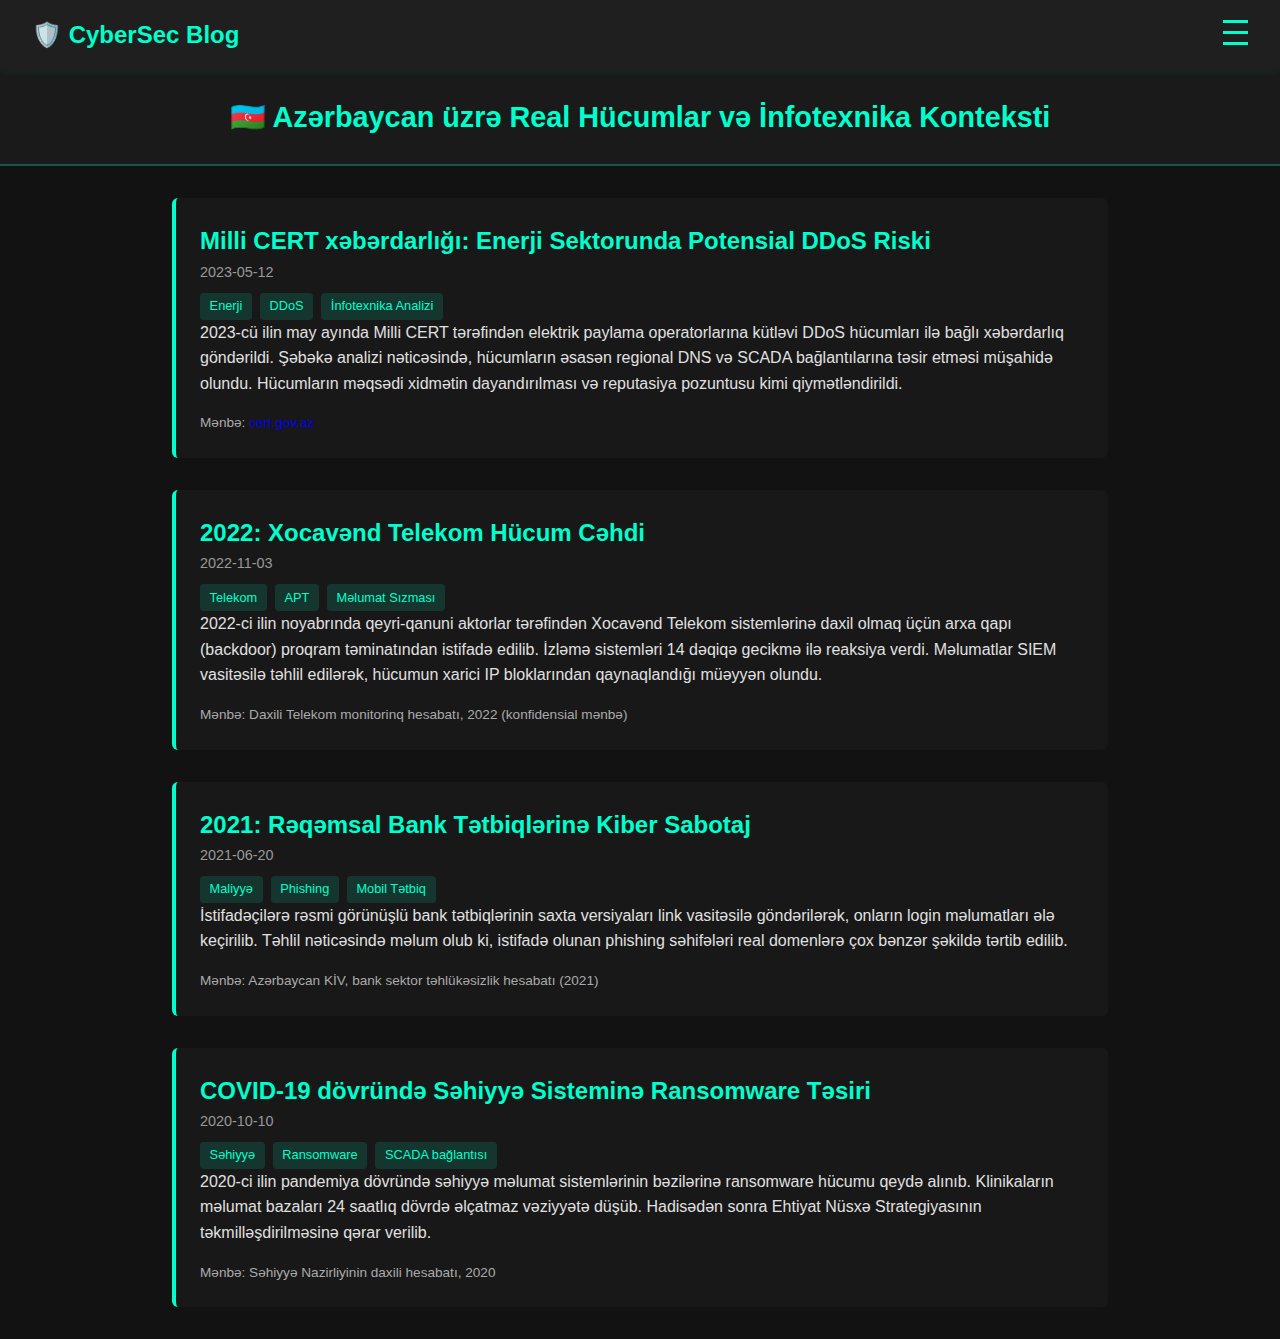
<file: az_real_attacks.html>
<!DOCTYPE html>
<html lang="az">
<head>
  <meta charset="UTF-8">
  <meta name="viewport" content="width=device-width, initial-scale=1.0">
  <title>Azərbaycan üzrə Kİİ Hücum Tarixi    </title> <link rel="shortcut icon" href="./assets/imgs/shield_icon.png" type="image/x-icon">

  <style>
    body {
      background-color: #0f0f0f;
      color: #e0e0e0;
      font-family: 'Segoe UI', sans-serif;
      margin: 0;
      padding: 0;
    }
    .info {
      background-color: #1a1a1a;
      padding: 1.5rem;
      text-align: center;
      border-bottom: 2px solid #00ffcc44;
    }
    .info h1 {
      margin: 0;
      color: #00ffcc;
      font-size: 1.8rem;
    }
    .content {
      max-width: 1000px;
      margin: 2rem auto;
      padding: 0 2rem;
    }
    .incident {
      background-color: #181818;
      margin-bottom: 2rem;
      padding: 1.5rem;
      border-left: 4px solid #00ffcc;
      border-radius: 6px;
    }
    .incident h2 {
      color: #00ffcc;
      margin-top: 0;
    }
    .incident time {
      display: block;
      font-size: 0.9rem;
      color: #999;
      margin-bottom: 0.5rem;
    }
    .incident p {
      line-height: 1.6;
    }
    .tag {
      display: inline-block;
      background: #00ffcc22;
      color: #00ffcc;
      font-size: 0.8rem;
      padding: 0.2rem 0.6rem;
      margin-right: 0.5rem;
      border-radius: 4px;
    }
    .source {
      font-size: 0.85rem;
      color: #aaaaaa;
      margin-top: 1rem;
    }
  </style>
   <link rel="stylesheet" href="./assets/nav.css">
  </head>
  <body>
    <!-- haader start  -->
    <header>
      <nav class="navbar">
        <div class="navbar-brand">
           <a href="./index.html"><h1>🛡️ CyberSec Blog</h1></a>
          <div class="menu-toggle" onclick="toggleMenu()">
            <span></span>
            <span></span>
            <span></span>
          </div>
        </div>
        <ul class="navbar-links" id="navMenu">
          <li class="close-btn" onclick="toggleMenu()">✖</li>
          <li><a href="./index.html">Ana Səhifə</a></li>
          <li><a href="./articles.html">Məqalələr</a></li>
          <li><a href="./quiz.html">Bilik Quizləri</a></li>
          <li><a href="./kii-risk.html">Kİİ Risk Yoxlaması</a></li>
          <li><a href="./kii-category.html">Aze Kİİ Təsnifati</a></li>
          <li><a href="./Hucum_yayilma.html">Hücum Yayılma Qrafı</a></li>
          <li><a href="./kii-timeline.html">Kİİ Zaman</a></li>
          <li><a href="./terminler.html">Terminlər</a></li>
          <li><a href="./2kii-simulasya-inki.html">Simulyasiya</a></li>
        </ul>
      </nav>
    </header>
    <!-- haader end  -->
  <div class="info">
    <h1>🇦🇿 Azərbaycan üzrə Real Hücumlar və İnfotexnika Konteksti</h1>
  </div class="info">

  <div class="content">

    <div class="incident">
      <h2>Milli CERT xəbərdarlığı: Enerji Sektorunda Potensial DDoS Riski</h2>
      <time>2023-05-12</time>
      <div class="tag">Enerji</div><div class="tag">DDoS</div><div class="tag">İnfotexnika Analizi</div>
      <p>2023-cü ilin may ayında Milli CERT tərəfindən elektrik paylama operatorlarına kütləvi DDoS hücumları ilə bağlı xəbərdarlıq göndərildi. Şəbəkə analizi nəticəsində, hücumların əsasən regional DNS və SCADA bağlantılarına təsir etməsi müşahidə olundu. Hücumların məqsədi xidmətin dayandırılması və reputasiya pozuntusu kimi qiymətləndirildi.</p>
      <div class="source">Mənbə: <a href="https://cert.gov.az" target="_blank">cert.gov.az</a></div>
    </div>

    <div class="incident">
      <h2>2022: Xocavənd Telekom Hücum Cəhdi</h2>
      <time>2022-11-03</time>
      <div class="tag">Telekom</div><div class="tag">APT</div><div class="tag">Məlumat Sızması</div>
      <p>2022-ci ilin noyabrında qeyri-qanuni aktorlar tərəfindən Xocavənd Telekom sistemlərinə daxil olmaq üçün arxa qapı (backdoor) proqram təminatından istifadə edilib. İzləmə sistemləri 14 dəqiqə gecikmə ilə reaksiya verdi. Məlumatlar SIEM vasitəsilə təhlil edilərək, hücumun xarici IP bloklarından qaynaqlandığı müəyyən olundu.</p>
      <div class="source">Mənbə: Daxili Telekom monitorinq hesabatı, 2022 (konfidensial mənbə)</div>
    </div>

    <div class="incident">
      <h2>2021: Rəqəmsal Bank Tətbiqlərinə Kiber Sabotaj</h2>
      <time>2021-06-20</time>
      <div class="tag">Maliyyə</div><div class="tag">Phishing</div><div class="tag">Mobil Tətbiq</div>
      <p>İstifadəçilərə rəsmi görünüşlü bank tətbiqlərinin saxta versiyaları link vasitəsilə göndərilərək, onların login məlumatları ələ keçirilib. Təhlil nəticəsində məlum olub ki, istifadə olunan phishing səhifələri real domenlərə çox bənzər şəkildə tərtib edilib.</p>
      <div class="source">Mənbə: Azərbaycan KİV, bank sektor təhlükəsizlik hesabatı (2021)</div>
    </div>

    <div class="incident">
      <h2>COVID-19 dövründə Səhiyyə Sisteminə Ransomware Təsiri</h2>
      <time>2020-10-10</time>
      <div class="tag">Səhiyyə</div><div class="tag">Ransomware</div><div class="tag">SCADA bağlantısı</div>
      <p>2020-ci ilin pandemiya dövründə səhiyyə məlumat sistemlərinin bəzilərinə ransomware hücumu qeydə alınıb. Klinikaların məlumat bazaları 24 saatlıq dövrdə əlçatmaz vəziyyətə düşüb. Hadisədən sonra Ehtiyat Nüsxə Strategiyasının təkmilləşdirilməsinə qərar verilib.</p>
      <div class="source">Mənbə: Səhiyyə Nazirliyinin daxili hesabatı, 2020</div>
    </div>

  </div>
</body>
</html>
</file>
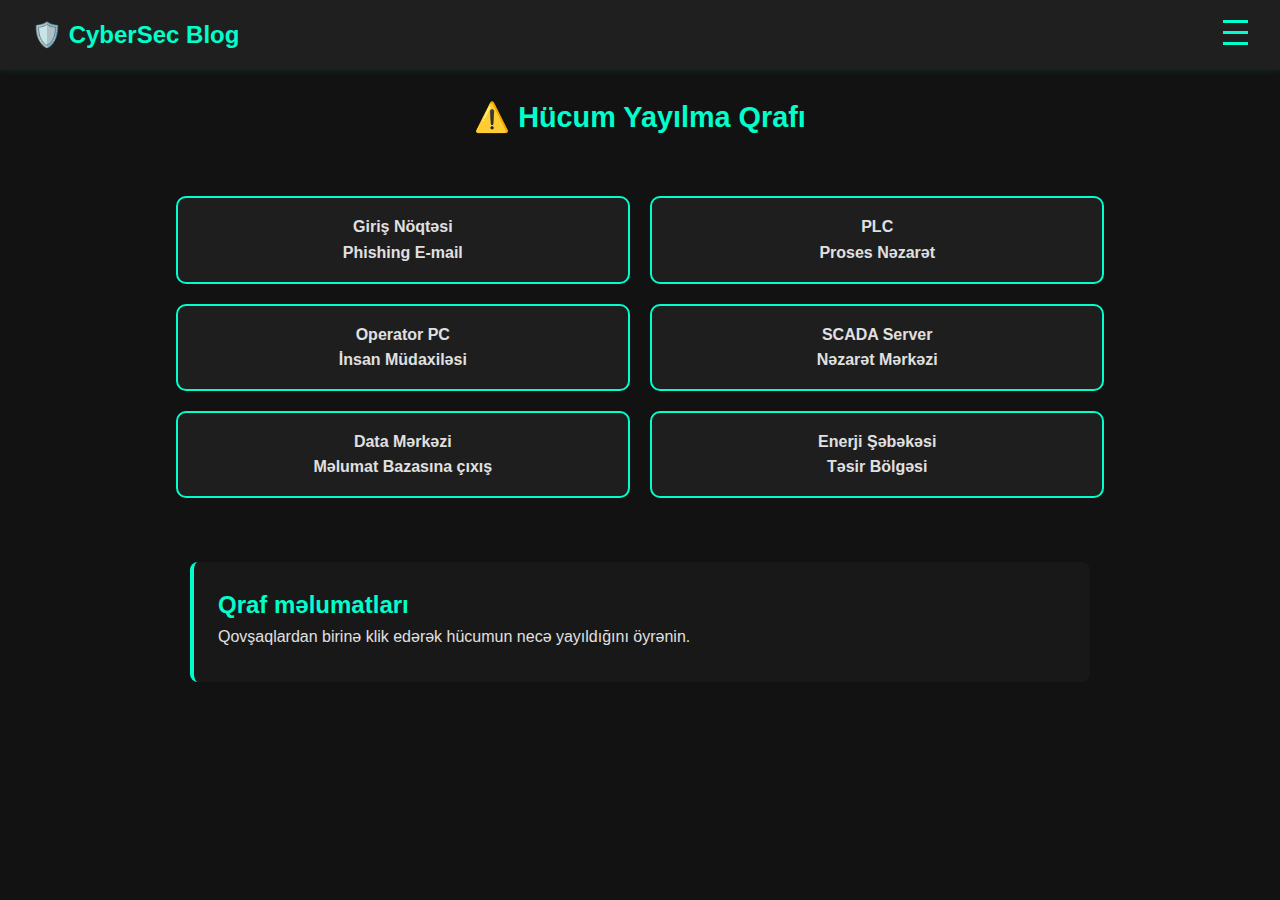
<file: Hucum_yayilma.html>
<!DOCTYPE html>
<html lang="az">

<head>
  <meta charset="UTF-8" />
  <meta name="viewport" content="width=device-width, initial-scale=1.0" />
  <title>Hücum Yayılma Qrafı </title>
  <link rel="shortcut icon" href="./assets/imgs/shield_icon.png" type="image/x-icon">

  <style>
    body {
      margin: 0;
      background-color: #0f0f0f;
      color: #e0e0e0;
      font-family: "Segoe UI", sans-serif;
    }

    .info {
      padding: 1.5rem;
      text-align: center;
    }

    .info h1 {
      margin: 0;
      color: #00ffcc;
      font-size: 1.8rem;
    }

    .graph-container {
      display: flex;
      flex-wrap: wrap;
      justify-content: center;
      align-items: center;
      gap: 20px;
      padding: 2rem;
      max-width: 1200px;
      margin: auto;
      position: relative;
    }

    .node {
      width: 40%;
      background-color: #1e1e1e;
      border: 2px solid #00ffcc;
      border-radius: 10px;
      display: flex;
      align-items: center;
      justify-content: center;
      text-align: center;
      padding: 1rem;
      cursor: pointer;
      transition: background 0.3s, transform 0.2s;
      font-weight: bold;
    }

    .node:hover {
      background-color: #00ffcc22;
      transform: scale(1.03);
    }

    .info-panel {
      max-width: 900px;
      background: #181818;
      padding: 1.5rem;
      margin: 2rem auto;
      border-left: 4px solid #00ffcc;
      border-radius: 8px;
      min-height: 120px;
    }

    .info-panel h2 {
      margin-top: 0;
      color: #00ffcc;
    }

    .connector {
      position: absolute;
      height: 2px;
      background-color: #00ffcc;
      z-index: 0;
    }
  </style>
  <link rel="stylesheet" href="./assets/nav.css">
</head>

<body>
  <!-- haader start  -->
  <header>
    <nav class="navbar">
      <div class="navbar-brand">
        <a href="./index.html">
          <h1>🛡️ CyberSec Blog</h1>
        </a>
        <div class="menu-toggle" onclick="toggleMenu()">
          <span></span>
          <span></span>
          <span></span>
        </div>
      </div>
      <ul class="navbar-links" id="navMenu">
        <li class="close-btn" onclick="toggleMenu()">✖</li>
        <li><a href="./index.html">Ana Səhifə</a></li>
        <li><a href="./articles.html">Məqalələr</a></li>
        <li><a href="./quiz.html">Bilik Quizləri</a></li>
        <li><a href="./kii-risk.html">Kİİ Risk Yoxlaması</a></li>
        <li><a href="./kii-category.html">Aze Kİİ Təsnifati</a></li>
        <li><a href="./Hucum_yayilma.html">Hücum Yayılma Qrafı</a></li>
        <li><a href="./kii-timeline.html">Kİİ Zaman</a></li>
        <li><a href="./terminler.html">Terminlər</a></li>
        <li><a href="./2kii-simulasya-inki.html">Simulyasiya</a></li>
      </ul>
    </nav>
  </header>
  <!-- haader end  -->
  <div class="info">
    <h1>⚠️ Hücum Yayılma Qrafı</h1>
  </div class="info">
  <main>
    <div class="graph-container">
      <div class="node" onclick="showDetails('entry')">
        Giriş Nöqtəsi<br />
        Phishing E-mail
      </div>
      <div class="node" onclick="showDetails('plc')">
        PLC <br />
        Proses Nəzarət
      </div>
      <div class="node" onclick="showDetails('operator')">
        Operator PC<br />
        İnsan Müdaxiləsi
      </div>
      <div class="node" onclick="showDetails('scada')">
        SCADA Server<br />
        Nəzarət Mərkəzi
      </div>
      <div class="node" onclick="showDetails('datacenter')">
        Data Mərkəzi<br />
        Məlumat Bazasına çıxış
      </div>
      <div class="node" onclick="showDetails('grid')">
        Enerji Şəbəkəsi<br />
        Təsir Bölgəsi
      </div>
    </div>

    <div class="info-panel" id="infoPanel">
      <h2>Qraf məlumatları</h2>
      <p id="infoText">
        Qovşaqlardan birinə klik edərək hücumun necə yayıldığını öyrənin.
      </p>
    </div>
  </main>

  <script>
    const nodeInfo = {
      entry: {
        title: "Phishing vasitəsilə giriş",
        text: "İlk mərhələdə istifadəçiyə saxta e-poçt göndərilərək SCADA sisteminə daxil olmaq üçün arxa qapı yaradılır.",
      },
      plc: {
        title: "PLC (Proqramlaşdırıla bilən logic kontroller)",
        text: "SCADA ilə birbaşa əlaqədə olan qurğulara zərərli komanda göndərilərək əməliyyatlar pozulur.",
      },
      operator: {
        title: "Operator kompüteri üzərindən nəzarət",
        text: "Operator PC vasitəsilə qrafik interfeys ələ keçirilir. Monitorinq və əmr sistemi manipulyasiya olunur.",
      },
      scada: {
        title: "SCADA serverin pozulması",
        text: "Əsas nəzarət mərkəzi pozularaq bütün sənaye prosesləri şifrələnir və ya dəyişdirilir.",
      },
      datacenter: {
        title: "Data Mərkəziyə keçid",
        text: "Məlumat bazasına hücum edilərək sistem loqları silinir, izlər aradan qaldırılır.",
      },
      grid: {
        title: "Enerji Şəbəkəsinə təsir",
        text: "Son mərhələdə hücum elektrik şəbəkəsinin dayandırılmasına səbəb olur. Regional və ya ölkə üzrə təsir mümkündür.",
      },
    };

    function showDetails(key) {
      const info = nodeInfo[key];
      document.getElementById(
        "infoPanel"
      ).innerHTML = `<h2>${info.title}</h2><p>${info.text}</p>`;
    }
  </script>
  <script>
    function toggleMenu() {
      document.getElementById("navMenu").classList.toggle("active");
    }
  </script>
</body>

</html>
</file>
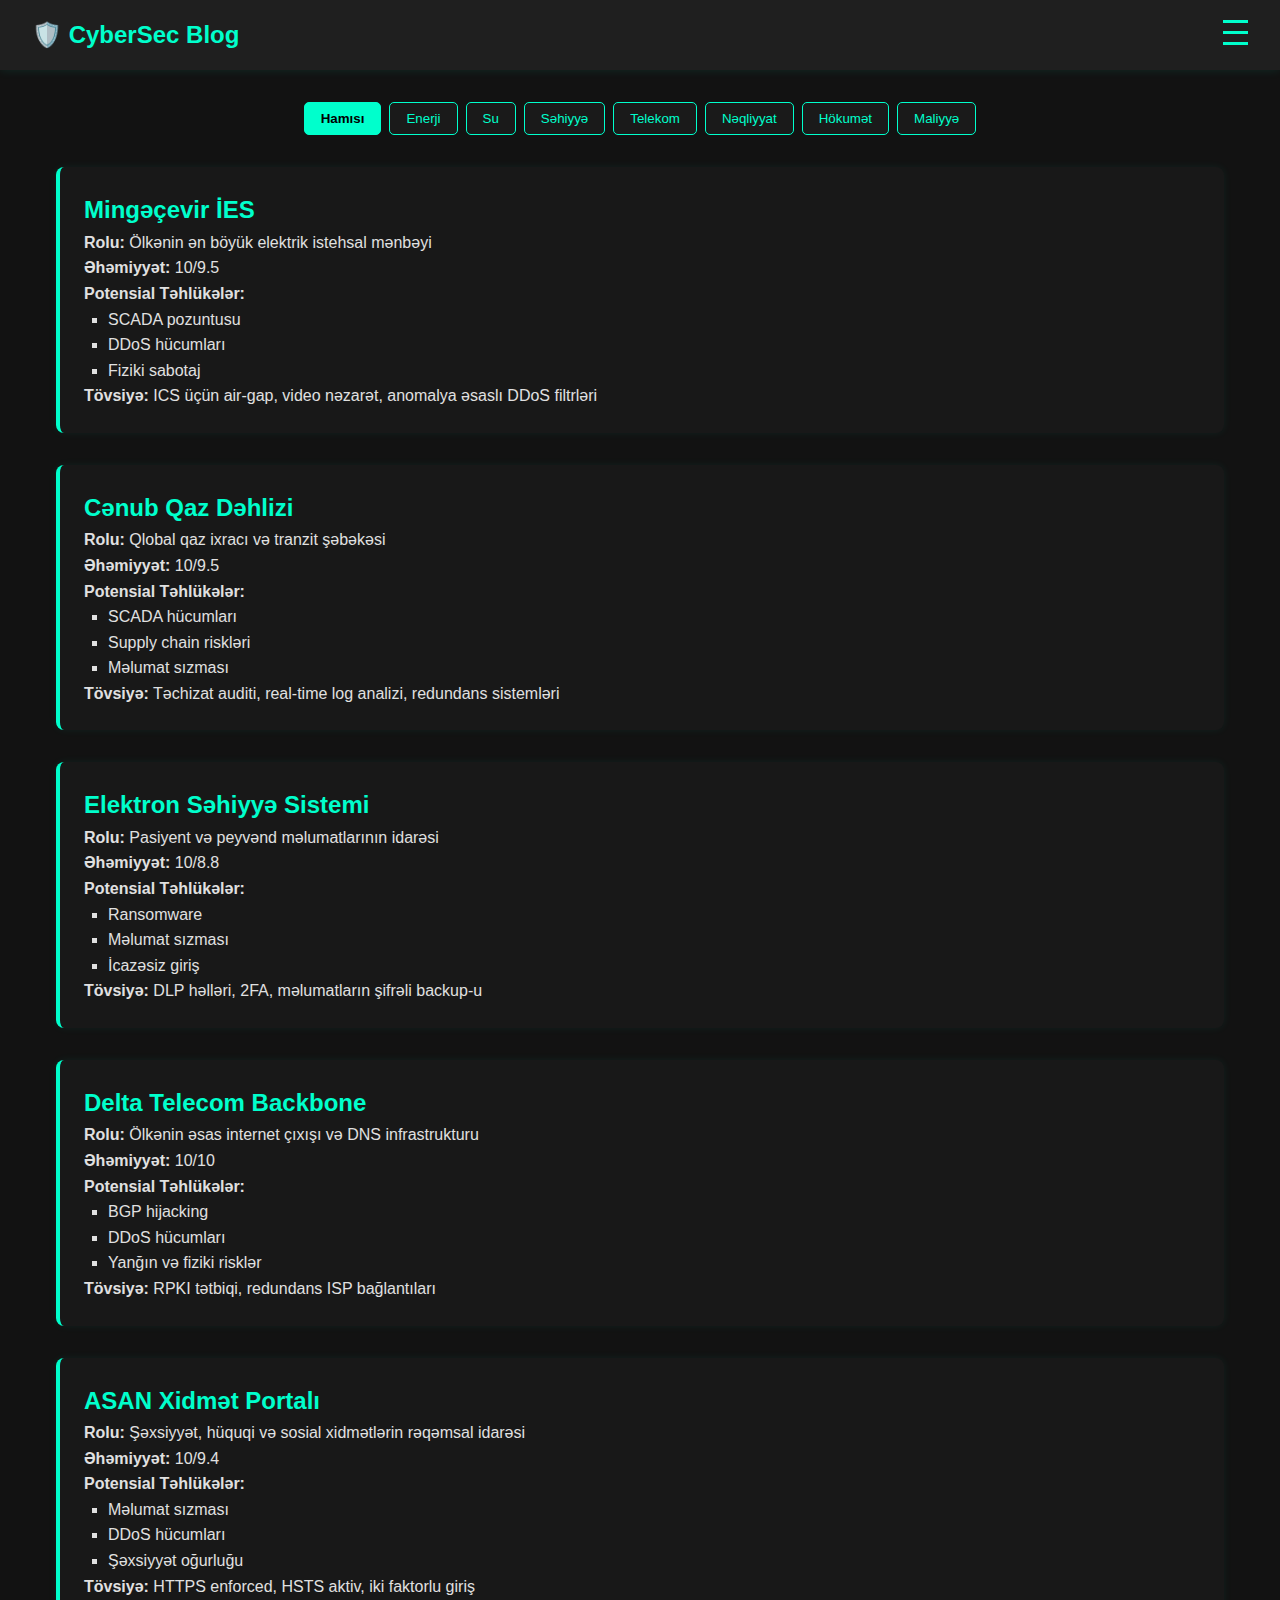
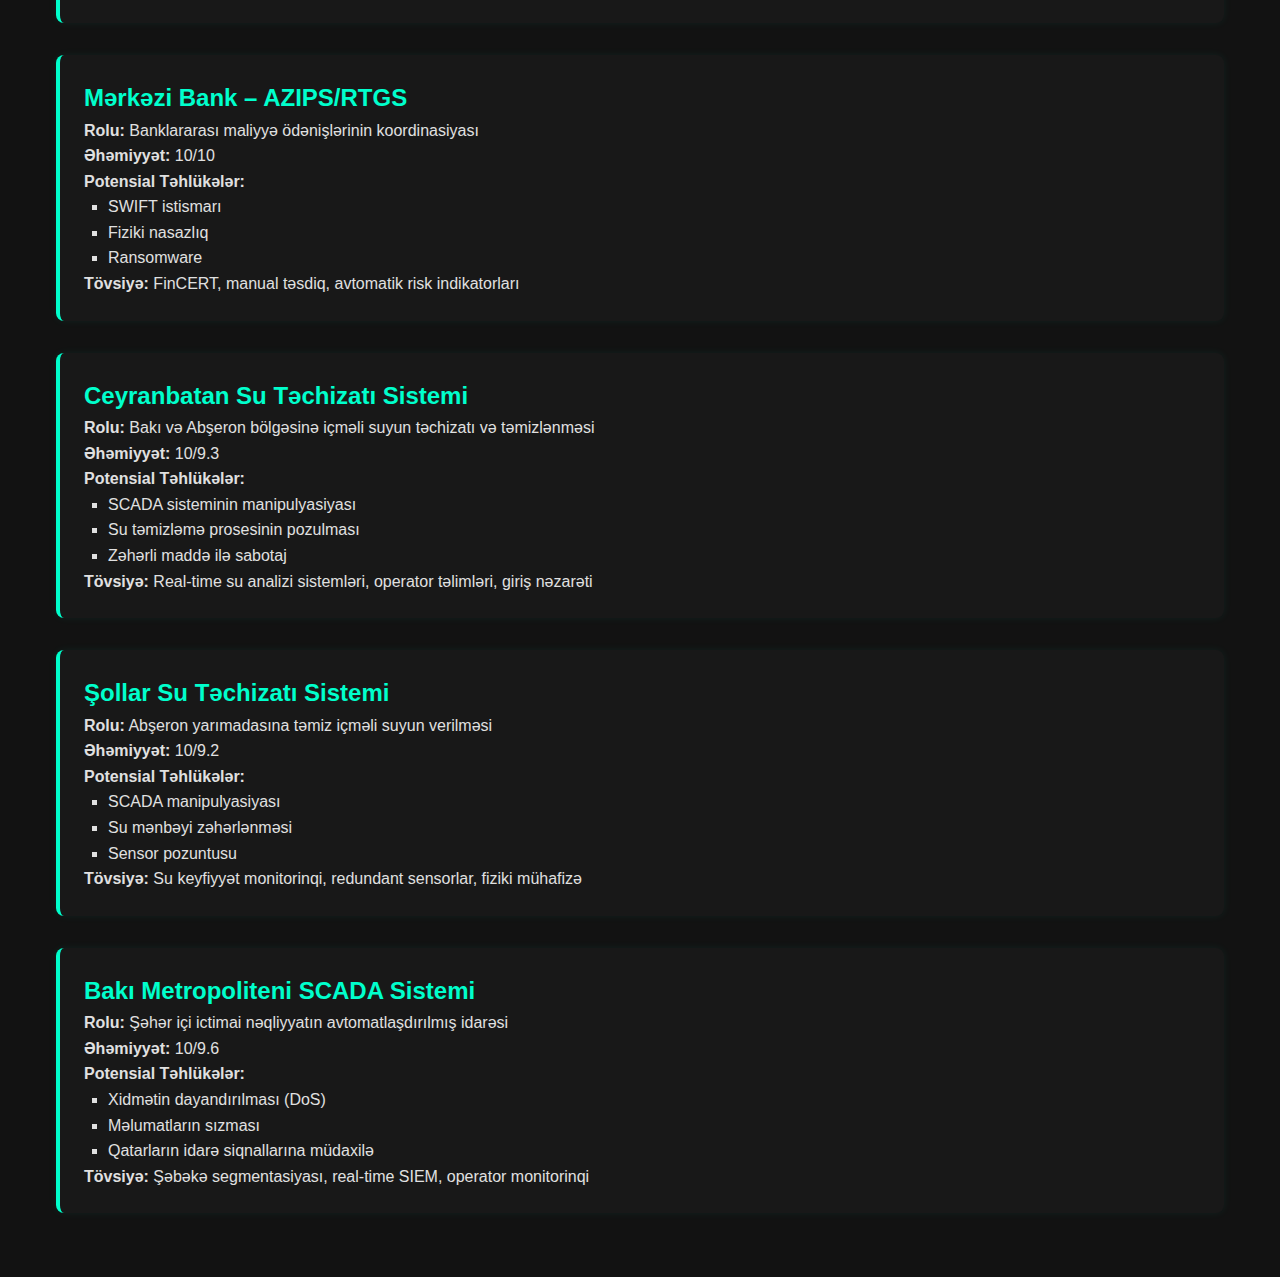
<file: kii-category.html>
<!DOCTYPE html>
<html lang="az">
  <head>
    <meta charset="UTF-8" />
    <meta name="viewport" content="width=device-width, initial-scale=1.0" />
    <title>Kritik İnfrastruktur Təhlükəsizlik</title>
    <link
      rel="shortcut icon"
      href="./assets/imgs/shield_icon.png"
      type="image/x-icon"
    />

    <link rel="stylesheet" href="./assets/kii-category.css" />
    <link rel="stylesheet" href="./assets/nav.css" />
  </head>
  <body>
    <!-- haader start  -->
    <header>
      <nav class="navbar">
        <div class="navbar-brand">
          <a href="./index.html"><h1>🛡️ CyberSec Blog</h1></a>
          <div class="menu-toggle" onclick="toggleMenu()">
            <span></span>
            <span></span>
            <span></span>
          </div>
        </div>
        <ul class="navbar-links" id="navMenu">
          <li class="close-btn" onclick="toggleMenu()">✖</li>
          <li><a href="./index.html">Ana Səhifə</a></li>
          <li><a href="./articles.html">Məqalələr</a></li>
          <li><a href="./quiz.html">Bilik Quizləri</a></li>
          <li><a href="./kii-risk.html">Kİİ Risk Yoxlaması</a></li>
          <li><a href="./kii-category.html">Aze Kİİ Təsnifati</a></li>
          <li><a href="./Hucum_yayilma.html">Hücum Yayılma Qrafı</a></li>
          <li><a href="./kii-timeline.html">Kİİ Zaman</a></li>
          <li><a href="./terminler.html">Terminlər</a></li>
          <li><a href="./2kii-simulasya-inki.html">Simulyasiya</a></li>
        </ul>
      </nav>
    </header>
    <!-- haader end  -->
    <main class="container">
      <nav class="sector-nav">
        <button onclick="filterSector('all')">Hamısı</button>
        <button onclick="filterSector('enerji')">Enerji</button>
        <button onclick="filterSector('su')">Su</button>
        <button onclick="filterSector('sehhiyye')">Səhiyyə</button>
        <button onclick="filterSector('telekom')">Telekom</button>
        <button onclick="filterSector('neqliyyat')">Nəqliyyat</button>
        <button onclick="filterSector('hokumet')">Hökumət</button>
        <button onclick="filterSector('malİyye')">Maliyyə</button>
      </nav>

      <div id="infrastructure-list">
        <!-- Buraya dinamik olaraq obyektlər əlavə olunacaq -->
      </div>
    </main>

    <!-- <footer>
      <p>&copy; 2025 Kritik İnfrastruktur Təhlükəsizlik Layihəsi</p>
    </footer> -->

    <script src="./assets/js/kii-category.js"></script>
    <script>
      function toggleMenu() {
        document.getElementById("navMenu").classList.toggle("active");
      }
    </script>
  </body>
</html>
</file>
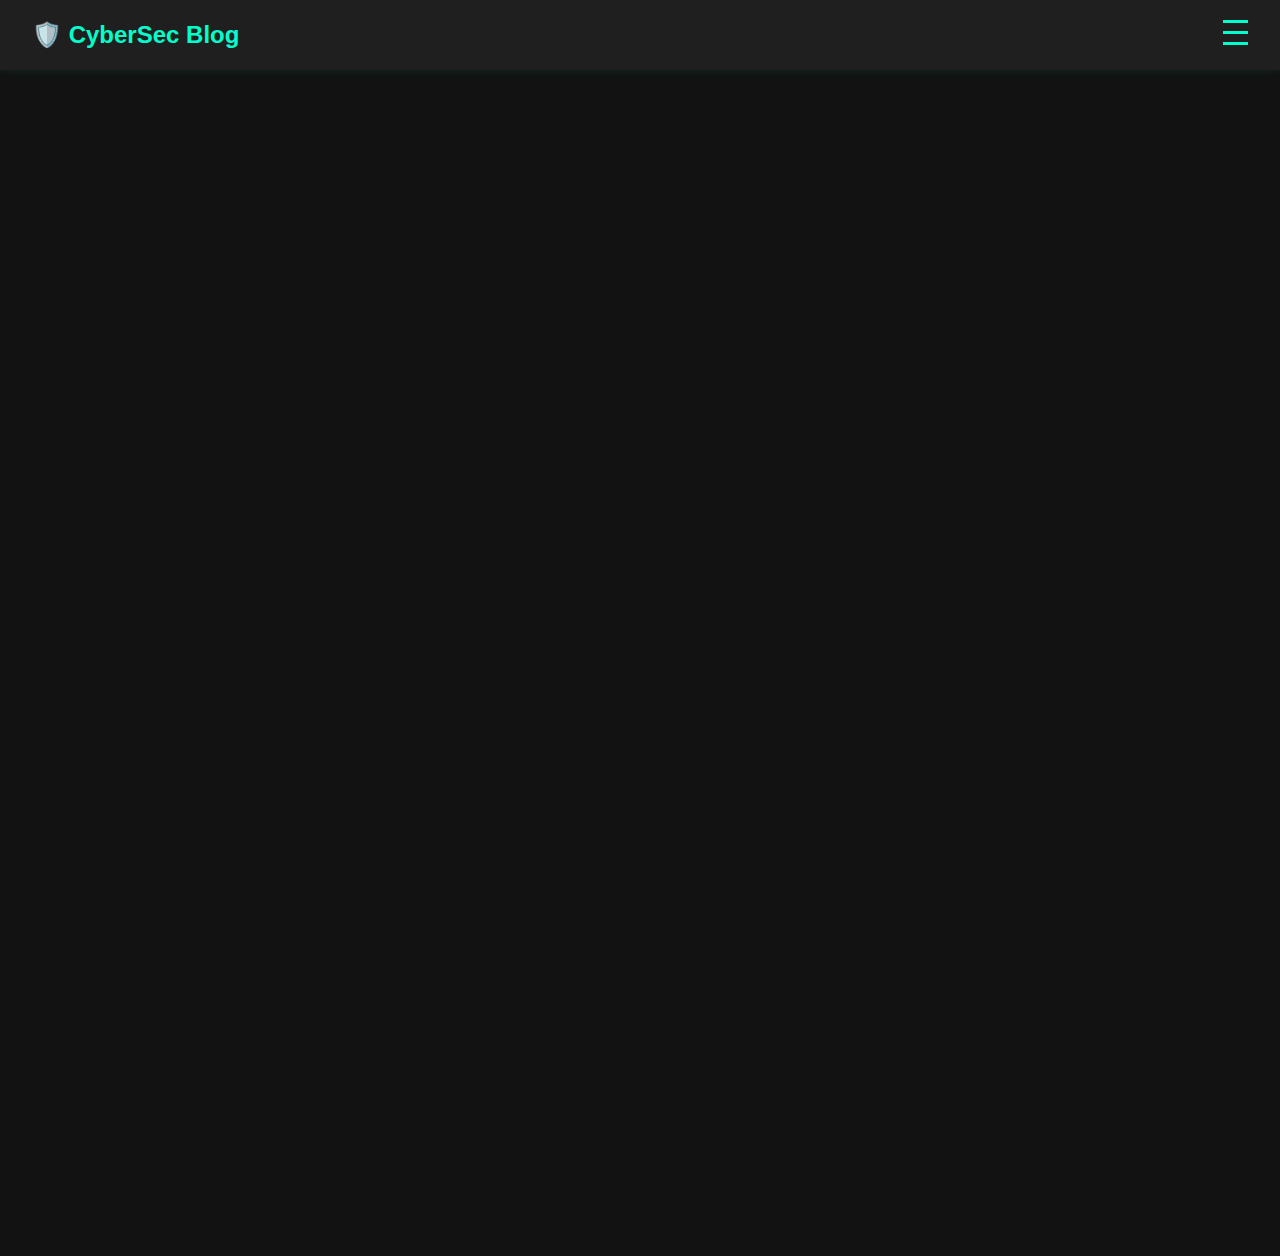
<file: kii-risk.html>
<!DOCTYPE html>
<html lang="az">
  <head>
    <meta charset="UTF-8" />
    <meta name="viewport" content="width=device-width, initial-scale=1.0" />
    <title>Kİİ Risk Yoxlaması</title>
    <link
      rel="shortcut icon"
      href="./assets/imgs/shield_icon.png"
      type="image/x-icon"
    />

    <link rel="stylesheet" href="./assets/kii-style.css" />
    <link rel="stylesheet" href="./assets/nav.css" />
  </head>

  <body>
    <!-- haader start  -->
    <header>
      <nav class="navbar">
        <div class="navbar-brand">
          <a href="./index.html">
            <h1>🛡️ CyberSec Blog</h1>
          </a>
          <div class="menu-toggle" onclick="toggleMenu()">
            <span></span>
            <span></span>
            <span></span>
          </div>
        </div>
        <ul class="navbar-links" id="navMenu">
          <li class="close-btn" onclick="toggleMenu()">✖</li>
          <li><a href="./index.html">Ana Səhifə</a></li>
          <li><a href="./articles.html">Məqalələr</a></li>
          <li><a href="./quiz.html">Bilik Quizləri</a></li>
          <li><a href="./kii-risk.html">Kİİ Risk Yoxlaması</a></li>
          <li><a href="./kii-category.html">Aze Kİİ Təsnifati</a></li>
          <li><a href="./Hucum_yayilma.html">Hücum Yayılma Qrafı</a></li>
          <li><a href="./kii-timeline.html">Kİİ Zaman</a></li>
          <li><a href="./terminler.html">Terminlər</a></li>
          <li><a href="./2kii-simulasya-inki.html">Simulyasiya</a></li>
        </ul>
      </nav>
    </header>
    <!-- haader end  -->
    <div class="quiz-container fade-in">
      <h1>🛡️ Kİİ Risk Yoxlaması</h1>

      <form id="riskForm">
        <div class="question-block">
          <p><strong>1. Sisteminizdə firewall aktivdirmi?</strong></p>
          <label><input type="radio" name="q1" value="yes" /> Bəli</label>
          <label><input type="radio" name="q1" value="no" /> Xeyr</label>
        </div>

        <div class="question-block">
          <p>
            <strong
              >2. Sistemlərdə müntəzəm ehtiyat nüsxəsi (backup)
              aparılırmı?</strong
            >
          </p>
          <label><input type="radio" name="q2" value="yes" /> Bəli</label>
          <label><input type="radio" name="q2" value="no" /> Xeyr</label>
        </div>

        <div class="question-block">
          <p>
            <strong
              >3. Antivirus və təhlükə aşkarlama sistemi istifadə
              olunurmu?</strong
            >
          </p>
          <label><input type="radio" name="q3" value="yes" /> Bəli</label>
          <label><input type="radio" name="q3" value="no" /> Xeyr</label>
        </div>

        <div class="question-block">
          <p>
            <strong
              >4. İstifadəçilər üçün iki faktorlu identifikasiya
              mövcuddurmu?</strong
            >
          </p>
          <label><input type="radio" name="q4" value="yes" /> Bəli</label>
          <label><input type="radio" name="q4" value="no" /> Xeyr</label>
        </div>

        <div class="question-block">
          <p>
            <strong>5. SCADA sistemlərində audit loqları saxlanılırmı?</strong>
          </p>
          <label><input type="radio" name="q5" value="yes" /> Bəli</label>
          <label><input type="radio" name="q5" value="no" /> Xeyr</label>
        </div>

        <div class="question-block">
          <p>
            <strong>6. Fiziki girişə nəzarət sistemləri mövcuddurmu?</strong>
          </p>
          <label><input type="radio" name="q6" value="yes" /> Bəli</label>
          <label><input type="radio" name="q6" value="no" /> Xeyr</label>
        </div>

        <div class="question-block">
          <p><strong>7. Təchizat zənciri üzrə risklər izlənilirmi?</strong></p>
          <label><input type="radio" name="q7" value="yes" /> Bəli</label>
          <label><input type="radio" name="q7" value="no" /> Xeyr</label>
        </div>

        <div class="question-block">
          <p>
            <strong
              >8. Sistemlərə daxil olan istifadəçilər
              məhdudlaşdırılıbmı?</strong
            >
          </p>
          <label><input type="radio" name="q8" value="yes" /> Bəli</label>
          <label><input type="radio" name="q8" value="no" /> Xeyr</label>
        </div>

        <button type="button" onclick="checkRisk()">
          Risk Səviyyəsini Göstər
        </button>
      </form>

      <div id="riskResult"></div>
    </div>

    <script>
      function checkRisk() {
        const form = document.getElementById("riskForm");
        const result = document.getElementById("riskResult");

        let score = 0;
        for (let i = 1; i <= 8; i++) {
          const answer = form.querySelector(`input[name="q${i}"]:checked`);
          if (answer && answer.value === "yes") {
            score++;
          }
        }

        let level = "";
        if (score === 8) level = "🔐 Yüksək Təhlükəsizlik";
        else if (score >= 5) level = "🟡 Orta Təhlükəsizlik";
        else level = "🔴 Aşağı Təhlükəsizlik";

        result.innerHTML = `<p class="risk-level">${level} </p>`;
      }
    </script>
    <script>
      function toggleMenu() {
        document.getElementById("navMenu").classList.toggle("active");
      }
    </script>
  </body>
</html>
</file>
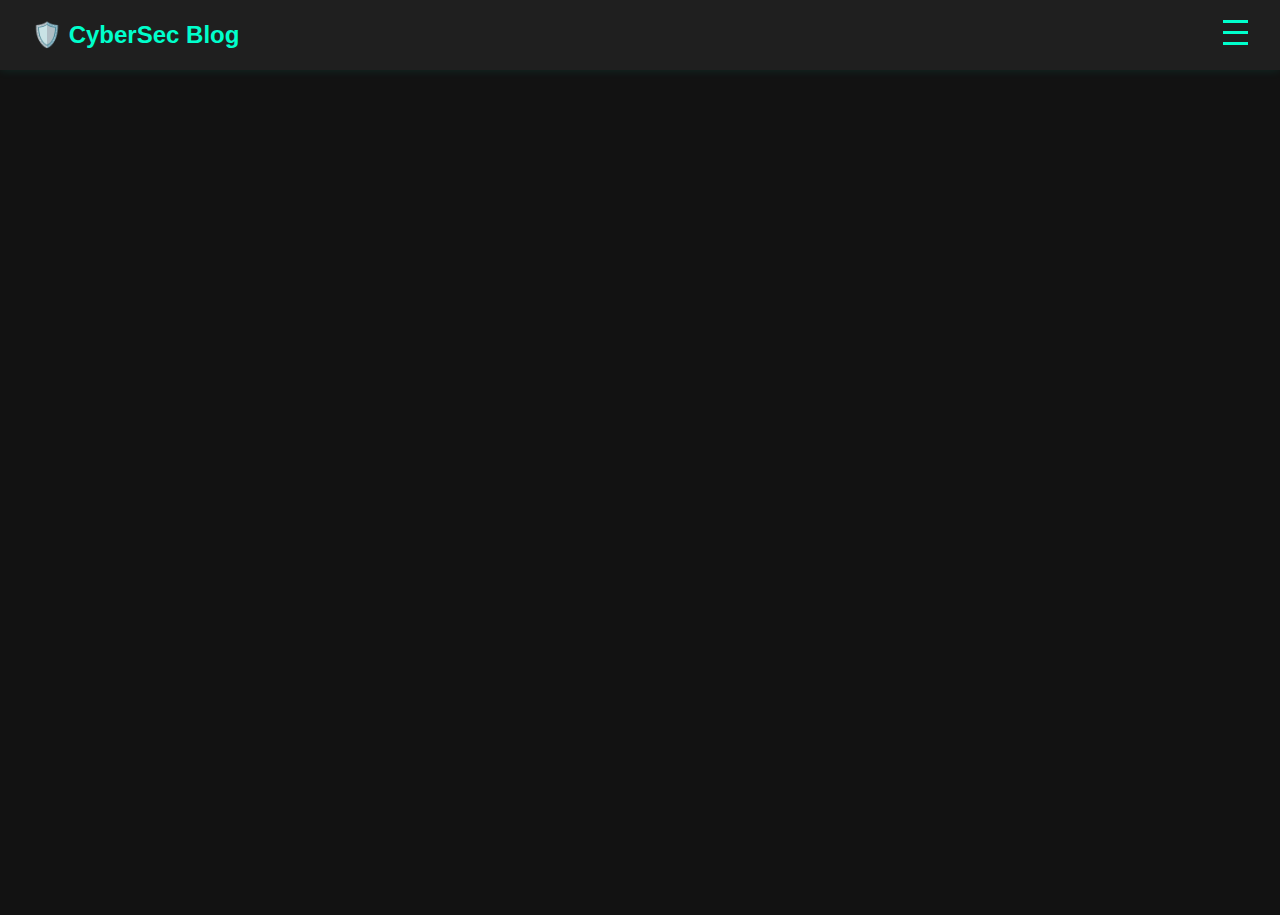
<file: kii-timeline.html>
<!DOCTYPE html>
<html lang="az">
  <head>
    <meta charset="UTF-8" />
    <meta name="viewport" content="width=device-width, initial-scale=1.0" />
    <title>Kİİ Hadisələri - Timeline</title>
    <link
      rel="shortcut icon"
      href="./assets/imgs/shield_icon.png"
      type="image/x-icon"
    />

    <link rel="stylesheet" href="./assets/kii-timeline.css" />
    <link rel="stylesheet" href="./assets/nav.css" />
  </head>
  <body>
    <!-- haader start  -->
    <header>
      <nav class="navbar">
        <div class="navbar-brand">
          <a href="./index.html"><h1>🛡️ CyberSec Blog</h1></a>
          <div class="menu-toggle" onclick="toggleMenu()">
            <span></span>
            <span></span>
            <span></span>
          </div>
        </div>
        <ul class="navbar-links" id="navMenu">
          <li class="close-btn" onclick="toggleMenu()">✖</li>
          <li><a href="./index.html">Ana Səhifə</a></li>
          <li><a href="./articles.html">Məqalələr</a></li>
          <li><a href="./quiz.html">Bilik Quizləri</a></li>
          <li><a href="./kii-risk.html">Kİİ Risk Yoxlaması</a></li>
          <li><a href="./kii-category.html">Aze Kİİ Təsnifati</a></li>
          <li><a href="./Hucum_yayilma.html">Hücum Yayılma Qrafı</a></li>
          <li><a href="./kii-timeline.html">Kİİ Zaman</a></li>
          <li><a href="./terminler.html">Terminlər</a></li>
          <li><a href="./2kii-simulasya-inki.html">Simulyasiya</a></li>
        </ul>
      </nav>
    </header>
    <!-- haader end  -->
    <div class="timeline-container fade-in">
      <h1>📅 Kİİ Hücumları - Xronoloji Baxış</h1>

      <div class="timeline">
        <div class="event">
          <div class="date">2010</div>
          <div class="content">
            <h3>Stuxnet Hücumu</h3>
            <p>
              İranın nüvə SCADA sisteminə qarşı yaradılmış ilk sənaye yönümlü
              virus. Real fiziki zərərə səbəb oldu.
            </p>
          </div>
        </div>

        <div class="event">
          <div class="date">2015</div>
          <div class="content">
            <h3>Ukrayna Elektrik Kəsintisi</h3>
            <p>
              BlackEnergy malware ilə elektrik SCADA sistemləri çökdürüldü.
              230,000 insan işıqsız qaldı.
            </p>
          </div>
        </div>

        <div class="event">
          <div class="date">2017</div>
          <div class="content">
            <h3>NotPetya Hücumu</h3>
            <p>
              Ukraynadakı maliyyə və enerji sektorlarına yayılan ransomware.
              Qlobal ziyan: $10 milyard.
            </p>
          </div>
        </div>

        <div class="event">
          <div class="date">2021</div>
          <div class="content">
            <h3>Colonial Pipeline Hücumu</h3>
            <p>
              ABŞ-da neft boru xətti ransomware hücumu nəticəsində bağlandı.
              Yanacaq çatışmazlığına səbəb oldu.
            </p>
          </div>
        </div>

        <div class="event">
          <div class="date">2023</div>
          <div class="content">
            <h3>Las Vegas Su Stansiyasına Hibrid Hücum</h3>
            <p>
              Operator phishing + SCADA bağlantısı pozularaq su təchizatına
              müdaxilə edildi.
            </p>
          </div>
        </div>
      </div>
    </div>
    <script>
      function toggleMenu() {
        document.getElementById("navMenu").classList.toggle("active");
      }
    </script>
  </body>
</html>
</file>
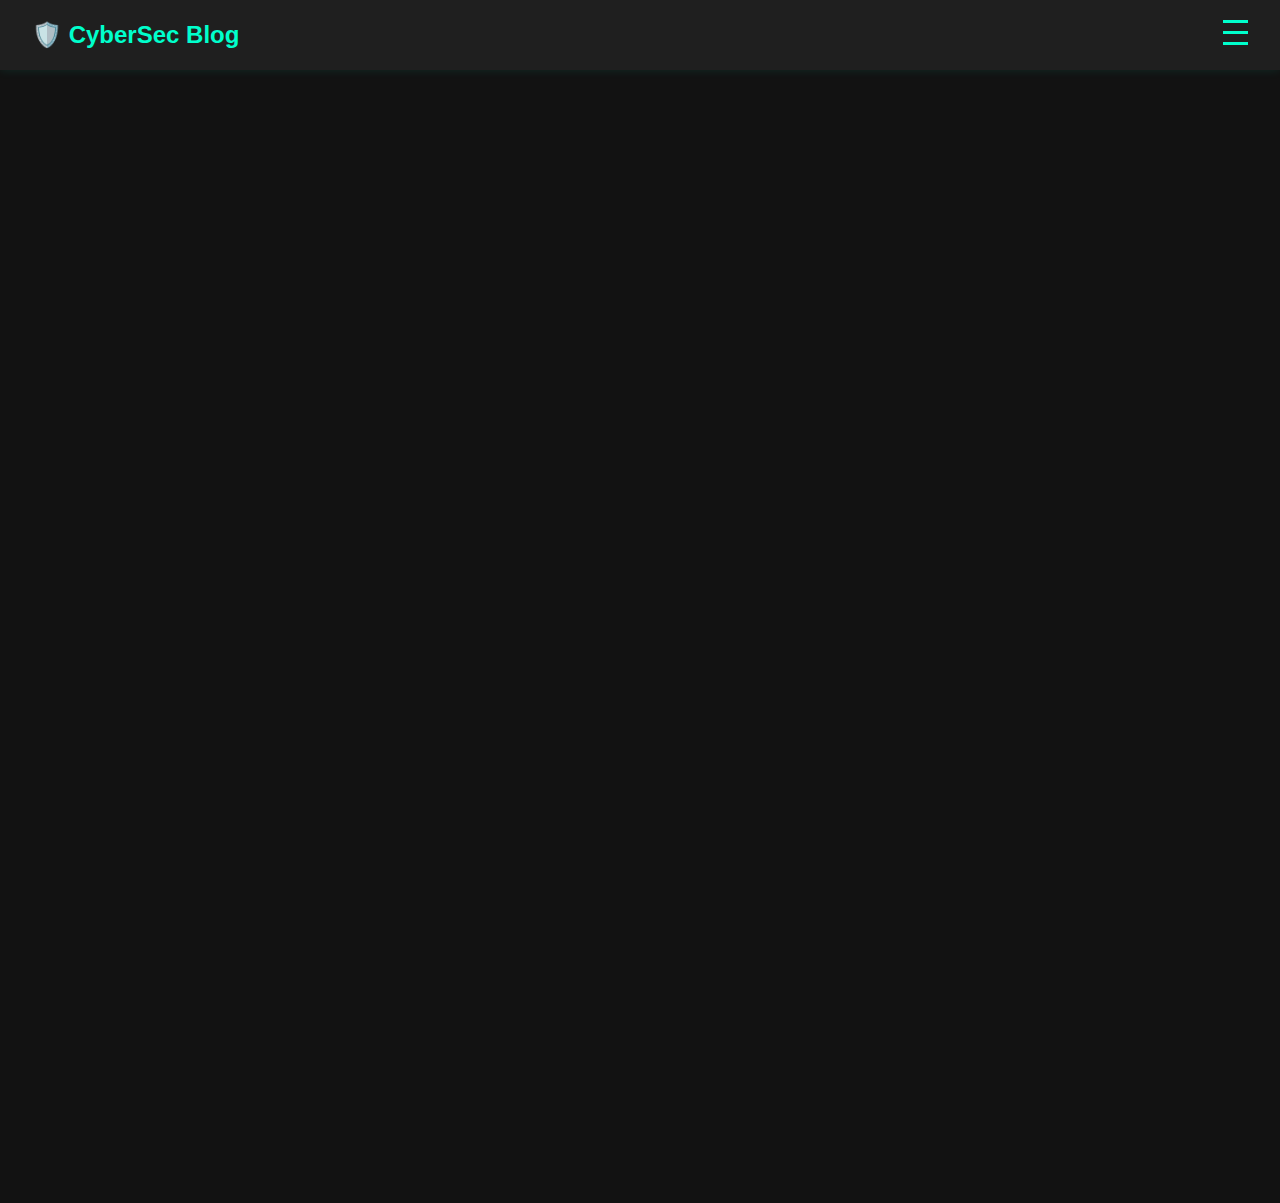
<file: quiz.html>
<!DOCTYPE html>
<html lang="az">
  <head>
    <meta charset="UTF-8" />
    <meta name="viewport" content="width=device-width, initial-scale=1.0" />
    <title>Bilik Quizi</title>
    <link
      rel="shortcut icon"
      href="./assets/imgs/shield_icon.png"
      type="image/x-icon"
    />

    <link rel="stylesheet" href="./assets/quiz-style.css" />
    <link rel="stylesheet" href="./assets/nav.css" />
  </head>

  <body>
    <!-- haader start  -->
    <header>
      <nav class="navbar">
        <div class="navbar-brand">
          <a href="./index.html">
            <h1>🛡️ CyberSec Blog</h1>
          </a>
          <div class="menu-toggle" onclick="toggleMenu()">
            <span></span>
            <span></span>
            <span></span>
          </div>
        </div>
        <ul class="navbar-links" id="navMenu">
          <li class="close-btn" onclick="toggleMenu()">✖</li>
          <li><a href="./index.html">Ana Səhifə</a></li>
          <li><a href="./articles.html">Məqalələr</a></li>
          <li><a href="./quiz.html">Bilik Quizləri</a></li>
          <li><a href="./kii-risk.html">Kİİ Risk Yoxlaması</a></li>
          <li><a href="./kii-category.html">Aze Kİİ Təsnifati</a></li>
          <li><a href="./Hucum_yayilma.html">Hücum Yayılma Qrafı</a></li>
          <li><a href="./kii-timeline.html">Kİİ Zaman</a></li>
          <li><a href="./terminler.html">Terminlər</a></li>
          <li><a href="./2kii-simulasya-inki.html">Simulyasiya</a></li>
        </ul>
      </nav>
    </header>
    <!-- haader end  -->
    <div class="quiz-container fade-in">
      <h1>🧠 Kiber Bilik Quizi</h1>

      <form id="quizForm">
        <div class="question-block">
          <p><strong>1. Phishing hücumu nədir?</strong></p>
          <label
            ><input type="radio" name="q1" value="a" /> Fiziki hücumdur</label
          >
          <label
            ><input type="radio" name="q1" value="b" /> Saxta e-mail və
            linklərlə məlumat oğurluğu</label
          >
          <label
            ><input type="radio" name="q1" value="c" /> Serverə fiziki giriş
            cəhdi</label
          >
        </div>

        <div class="question-block">
          <p><strong>2. VPN nə üçün istifadə olunur?</strong></p>
          <label
            ><input type="radio" name="q2" value="a" /> Virusları silmək
            üçün</label
          >
          <label
            ><input type="radio" name="q2" value="b" /> Brauzer sürətləndirmək
            üçün</label
          >
          <label
            ><input type="radio" name="q2" value="c" /> Şəxsi məlumatları
            qoruyaraq internetə daxil olmaq üçün</label
          >
        </div>

        <div class="question-block">
          <p><strong>3. Zero-day boşluğu nədir?</strong></p>
          <label
            ><input type="radio" name="q3" value="a" /> Artıq bağlanmış sistem
            boşluğudur</label
          >
          <label
            ><input type="radio" name="q3" value="b" /> İstifadəçiyə aid
            şifrədir</label
          >
          <label
            ><input type="radio" name="q3" value="c" /> Əvvəlcədən aşkarlanmayıb
            və hələ bağlanmamış boşluq</label
          >
        </div>

        <div class="question-block">
          <p><strong>4. Firewall nə iş görür?</strong></p>
          <label
            ><input type="radio" name="q4" value="a" /> Kompüterin ekranını
            təmizləyir</label
          >
          <label
            ><input type="radio" name="q4" value="b" /> İnternet sürətini
            artırır</label
          >
          <label
            ><input type="radio" name="q4" value="c" /> Zərərli trafiki filtr
            edir və icazəsiz girişləri bloklayır</label
          >
        </div>

        <div class="question-block">
          <p><strong>5. SCADA sistemi hansı sahəyə aiddir?</strong></p>
          <label
            ><input type="radio" name="q5" value="a" /> Ofis proqramları</label
          >
          <label
            ><input type="radio" name="q5" value="b" /> Sənaye və enerji nəzarət
            sistemləri</label
          >
          <label
            ><input type="radio" name="q5" value="c" /> Video oyunları</label
          >
        </div>

        <div class="question-block">
          <p><strong>6. İki faktorlu autentifikasiya (2FA) nədir?</strong></p>
          <label
            ><input type="radio" name="q6" value="a" /> İki nəfərin eyni vaxtda
            giriş etməsi</label
          >
          <label
            ><input type="radio" name="q6" value="b" /> Giriş zamanı əlavə
            təsdiq kodu ilə qorunma</label
          >
          <label
            ><input type="radio" name="q6" value="c" /> Sadəcə parolun
            dəyişdirilməsi</label
          >
        </div>

        <button type="button" onclick="checkQuiz()">Nəticəni Göstər</button>
      </form>

      <div id="result"></div>
    </div>

    <script>
      function checkQuiz() {
        const answers = {
          q1: "b",
          q2: "c",
          q3: "c",
          q4: "c",
          q5: "b",
          q6: "b",
        };
        let score = 0;
        const form = document.getElementById("quizForm");
        const result = document.getElementById("result");

        for (let q in answers) {
          const selected = form.querySelector(`input[name="${q}"]:checked`);
          if (selected && selected.value === answers[q]) {
            score++;
          }
        }

        result.innerHTML = `<p>Sizin nəticəniz: <strong>${score}/6</strong></p>`;
      }
    </script>
    <script>
      function toggleMenu() {
        document.getElementById("navMenu").classList.toggle("active");
      }
    </script>
  </body>
</html>
</file>
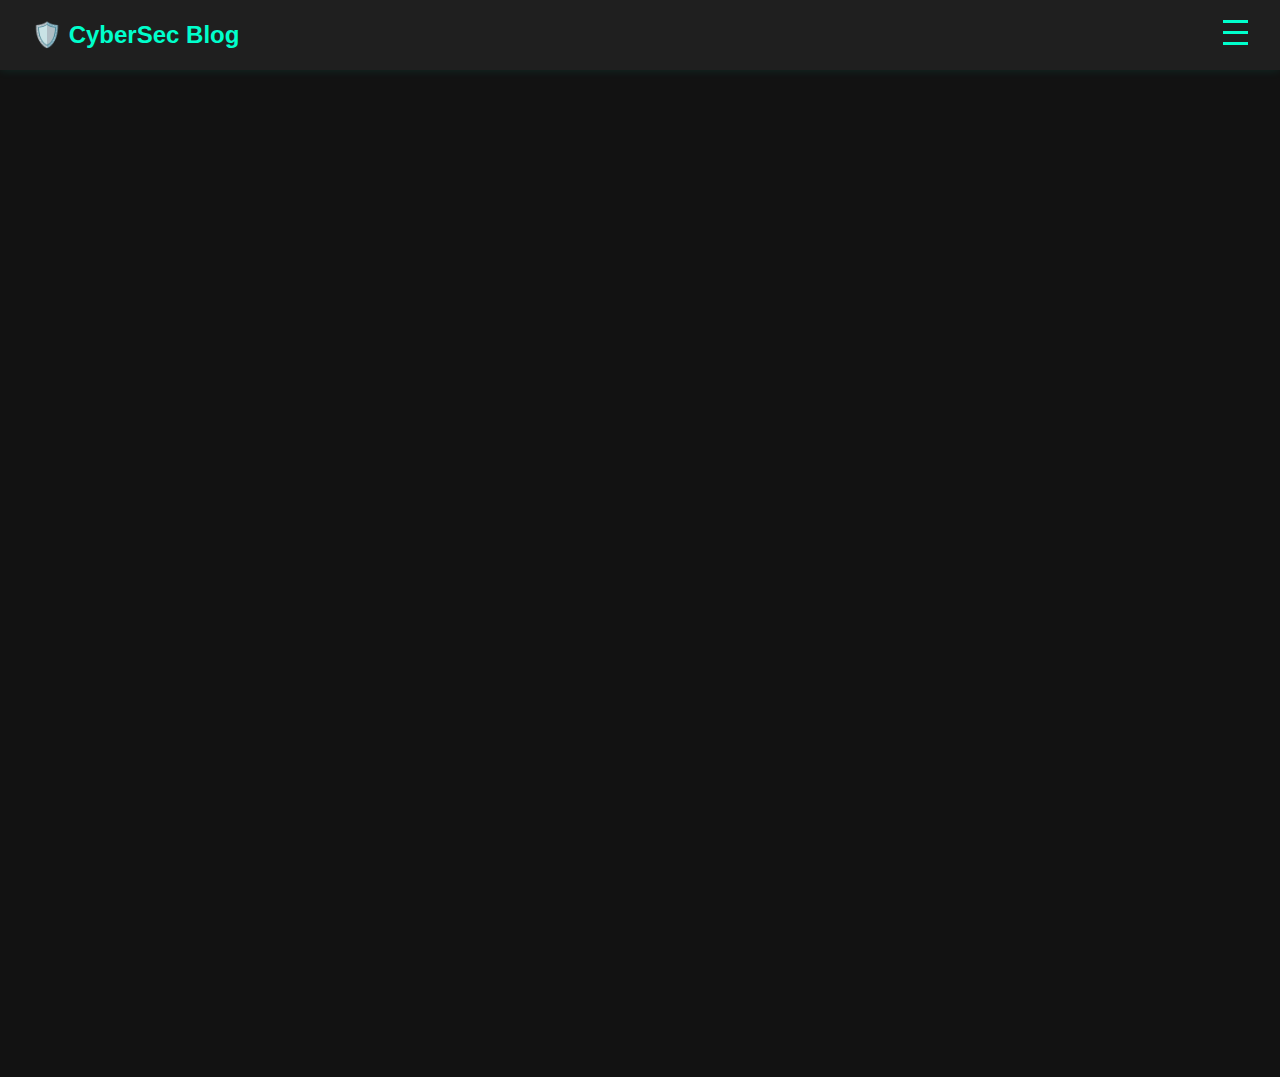
<file: terminler.html>
<!DOCTYPE html>
<html lang="az">
  <head>
    <meta charset="UTF-8" />
    <meta name="viewport" content="width=device-width, initial-scale=1.0" />
    <title>Kibertəhlükəsizlik Terminləri</title>
    <link
      rel="shortcut icon"
      href="./assets/imgs/shield_icon.png"
      type="image/x-icon"
    />

    <link rel="stylesheet" href="./assets/terminler.css" />
    <link rel="stylesheet" href="./assets/nav.css" />
  </head>
  <body>
    <!-- haader start  -->
    <header>
      <nav class="navbar">
        <div class="navbar-brand">
          <a href="./index.html"><h1>🛡️ CyberSec Blog</h1></a>
          <div class="menu-toggle" onclick="toggleMenu()">
            <span></span>
            <span></span>
            <span></span>
          </div>
        </div>
        <ul class="navbar-links" id="navMenu">
          <li class="close-btn" onclick="toggleMenu()">✖</li>
          <li><a href="./index.html">Ana Səhifə</a></li>
          <li><a href="./articles.html">Məqalələr</a></li>
          <li><a href="./quiz.html">Bilik Quizləri</a></li>
          <li><a href="./kii-risk.html">Kİİ Risk Yoxlaması</a></li>
          <li><a href="./kii-category.html">Aze Kİİ Təsnifati</a></li>
          <li><a href="./Hucum_yayilma.html">Hücum Yayılma Qrafı</a></li>
          <li><a href="./kii-timeline.html">Kİİ Zaman</a></li>
          <li><a href="./terminler.html">Terminlər</a></li>
          <li><a href="./2kii-simulasya-inki.html">Simulyasiya</a></li>
        </ul>
      </nav>
    </header>
    <!-- haader end  -->
    <div class="terms-container fade-in">
      <h1>📘 Kibertəhlükəsizlik Terminləri</h1>
      <p class="intro">
        Texniki olmayan istifadəçilər üçün əsas anlayışlar izah olunur:
      </p>

      <dl class="dictionary">
        <dt>🔐 Firewall</dt>
        <dd>
          Şəbəkəyə daxil olan və çıxan trafiki nəzarətdə saxlayan təhlükəsizlik
          divarıdır. Arzuolunmaz girişləri bloklayır.
        </dd>

        <dt>💾 Backup</dt>
        <dd>
          Faylların ehtiyat nüsxəsini saxlamaq üçün yaradılan surətdir. Sistem
          pozulduqda geri bərpa üçün istifadə olunur.
        </dd>

        <dt>🧬 Malware</dt>
        <dd>
          “Zərərli proqram” mənasını verir. Kompüterə və ya şəbəkəyə zərər
          vermək üçün hazırlanmış proqramlardır (virus, trojan və s.).
        </dd>

        <dt>📥 Phishing</dt>
        <dd>
          İnsanları aldatmaq üçün göndərilən saxta e-maillərlə şəxsi məlumatları
          oğurlamaq üsuludur.
        </dd>

        <dt>🔒 Şifrə Meneceri</dt>
        <dd>
          Çoxsaylı şifrələri yadda saxlamaq və təhlükəsiz saxlamaq üçün istifadə
          olunan tətbiqdir.
        </dd>

        <dt>🖥️ SCADA</dt>
        <dd>
          “Supervisory Control and Data Acquisition” sistemidir. Sənaye və
          enerji müəssisələrində avtomatik nəzarət üçün istifadə olunur.
        </dd>

        <dt>🌐 VPN</dt>
        <dd>
          İnternetdə təhlükəsiz və gizli sörfinq etməyə imkan verən virtual
          əlaqə texnologiyasıdır.
        </dd>

        <dt>🛡️ 2FA (İki faktorlu identifikasiya)</dt>
        <dd>
          Hesabınıza daxil olmaq üçün şifrə ilə yanaşı əlavə təsdiq (məsələn,
          SMS kodu) tələb edən təhlükəsizlik tədbiri.
        </dd>

        <dt>📊 Ransomware</dt>
        <dd>
          Faylları şifrələyən və onların açılması üçün pul tələb edən zərərli
          proqram növü.
        </dd>
      </dl>
    </div>
    <script>
      function toggleMenu() {
        document.getElementById("navMenu").classList.toggle("active");
      }
    </script>
  </body>
</html>
</file>
<file: assets/style.css>
/* Animations */
  .fade-in {
    animation: fadeIn 1.2s ease-in forwards;
    opacity: 0;
  }
  @keyframes fadeIn {
    to {
      opacity: 1;
    }
  }
  
  /* Header & Nav */
 
/* ==== NAVBAR ==== */

  
  /* Hero Section */
  .intro-text {
    text-align: center;
    max-width: 700px;
    margin: 0 auto 2rem auto;
    color: #aaaaaa;
    font-size: 1.1rem;
  }
  .hero {
    text-align: center;
    padding: 3rem 1rem;
    background: linear-gradient(to right, #1e1e1e, #171717);
    margin-bottom: 2rem;
  }
  .hero h2 {
    color: #00ffcc;
    margin-bottom: 1rem;
  }
  
  /* Blog Posts */
  main {
    padding: 2rem;
  }
  .blog-posts {
    display: grid;
    gap: 2rem;
  }
  .post {
    background-color: #1e1e1e;
    padding: 1.5rem;
    border-left: 4px solid #00ffcc;
    border-radius: 8px;
    transition: transform 0.3s ease;
  }
  .post:hover {
    transform: scale(1.02);
  }
  .post h2 {
    margin-bottom: 0.5rem;
    color: #ffffff;
  }
  .post p {
    margin-bottom: 0.8rem;
    color: #cccccc;
  }
  .post a {
    color: #00ffcc;
    text-decoration: none;
    font-weight: bold;
  }
  .sectors-section {
    margin-top: 3rem;
  }
  .sectors-section h2 {
    text-align: center;
    color: #00ffcc;
    margin-bottom: 1.5rem;
  }
  .sectors-grid {
    display: grid;
    grid-template-columns: repeat(auto-fit, minmax(180px, 1fr));
    gap: 1.5rem;
  }
  .sector-card {
    background-color: #1e1e1e;
    padding: 1rem;
    border-radius: 10px;
    text-align: center;
    font-size: 1.2rem;
    border-left: 4px solid #00ffcc;
    transition: transform 0.3s ease;
  }
  .sector-card:hover {
    transform: translateY(-5px);
    box-shadow: 0 0 10px rgba(0, 255, 204, 0.2);
  }
  .tips-section {
    margin-top: 3rem;
  }
  .tips-section h2 {
    text-align: center;
    color: #00ffcc;
    margin-bottom: 1.5rem;
  }
  .tips-grid {
    display: grid;
    gap: 2rem;
    grid-template-columns: repeat(auto-fit, minmax(250px, 1fr));
  }
  .tip-card {
    background-color: #1e1e1e;
    padding: 1.5rem;
    border-radius: 10px;
    border-left: 4px solid #00ffcc;
  }
  .tip-card h3 {
    color: #ffffff;
    margin-bottom: 1rem;
  }
  .tip-card ul {
    list-style-type: disc;
    padding-left: 1.2rem;
    color: #cccccc;
  }
    
  /* Footer */
  footer {
    background-color: #1f1f1f;
    text-align: center;
    padding: 1rem;
    margin-top: 2rem;
    font-size: 0.9rem;
    color: #888;
  }
</file>
<file: assets/kii-simulyasiya-inkisaf.css>
.sim-container {
  max-width: 800px;
  margin: 30px auto;
  background-color: #1e1e1e;
  padding: 2rem;
  border-radius: 10px;
  border-left: 4px solid #00ffcc;
  text-align: center;
}

@media screen and (max-width:580px) {
  .sim-container h1{
        font-size: 1.5rem;
      margin-bottom: 1rem;
  }
  
}
h1 {
  text-align: center;
  color: #00ffcc;
}

label {
  font-weight: bold;
  margin-right: 0.5rem;
}

select {
  background-color: #181818;
  color: #e0e0e0;
  border: 1px solid #00ffcc;
  padding: 0.5rem;
  margin-bottom: 1rem;
}

button {
  background-color: #00ffcc;
  color: #000;
  padding: 0.7rem 1.2rem;
  font-weight: bold;
  border: none;
  border-radius: 6px;
  cursor: pointer;
  margin: 1rem 0.5rem;
}

button:hover {
  background-color: #00ddb0;
}

.scada-graphic {
  display: flex;
  flex-wrap: wrap;

  margin-top: 1rem;
  text-align: center;
}

.scada-title {
  font-weight: bold;
}

.scada-box {
  display: inline-block;
  background-color: #222;
  border: 2px solid #00ffcc;
  color: #e0e0e0;
  padding: 1rem;
  margin: 0.5rem;
  border-radius: 6px;
  transition: 0.4s ease;
      display: inline-block;
    background-color: #222;
    border: 2px solid #00ffcc;
    color: #e0e0e0;
    padding: 0.4rem;
    margin: 0.5rem;
    border-radius: 6px;
    flex-grow: 1;
    transition: 0.4s ease;
}

.scada-box.compromised {
  background-color: #400000;
  border-color: #ff4c4c;
}

.log {
  background: #181818;
  padding: 1rem;
  border-radius: 6px;
  margin-top: 2rem;
  font-family: monospace;
  text-align: left;
}

.log-line {
  margin: 0.5rem 0;
  animation: fadeIn 0.7s ease-in;
}

.result {
  background: #181818;
  margin-top: 2rem;
  padding: 1rem;
  border-radius: 6px;
  font-size: 1rem;
  text-align: center;
  border-left: 4px solid #00ffcc;
}
#responseChoice{
  text-align: left;
}
.fade-in {
  animation: fadeIn 1s ease-in forwards;
  opacity: 0;
}

@keyframes fadeIn {
  to {
    opacity: 1;
  }
}
</file>
<file: assets/kii-category.css>
/* Əsas Layout */
body {
  margin: 0;
  font-family: 'Segoe UI', sans-serif;
  background-color: #0f0f0f;
  color: #e0e0e0;
  line-height: 1.6;
}



.subtitle {
  font-size: 1rem;
  color: #aaaaaa;
  margin-top: 0.5rem;
}

.container {
  max-width: 1200px;
  margin: auto;
  padding: 2rem 1rem;
}

/* Navigasiya */
.sector-nav {
  display: flex;
  flex-wrap: wrap;
  justify-content: center;
  gap: 0.5rem;
  margin-bottom: 2rem;
}
.sector-nav .active {
  background: #00ffcc;
  border: 1px solid #00ffcc;
  color: black;
  font-weight: bold;
  padding: 0.5rem 1rem;
  border-radius: 5px;
  cursor: pointer;
  transition: all 0.2s ease-in-out;
}
.sector-nav button {
  background: #1a1a1a;
  border: 1px solid #00ffcc;
  color: #00ffcc;
  padding: 0.5rem 1rem;
  border-radius: 5px;
  cursor: pointer;
  transition: all 0.2s ease-in-out;
}

.sector-nav button:hover {
  background: #00ffcc22;
}

/* Kartlar */
.card {
  background: #181818;
  border-left: 4px solid #00ffcc;
  padding: 1.5rem;
  border-radius: 8px;
  margin-bottom: 2rem;
  box-shadow: 0 0 8px #00ffcc11;
  transition: transform 0.2s;
}

.card:hover {
  transform: scale(1.01);
}

.card h2 {
  margin-top: 0;
  color: #00ffcc;
}

.card ul {
  padding-left: 1.5rem;
  list-style-type: square;
}

footer {
  background: #111;
  color: #888;
  text-align: center;
  padding: 1rem;
  border-top: 1px solid #222;
  font-size: 0.9rem;
}
</file>
<file: assets/quiz-style.css>
* {
    margin: 0;
    padding: 0;
    box-sizing: border-box;
  }
  body {
    font-family: 'Segoe UI', sans-serif;
    background-color: #121212;
    color: #e0e0e0;
    line-height: 1.6;
    overflow-x: hidden;
  }
  
/* ==== NAVBAR ==== */
header {
  background-color: #1f1f1f;
  padding: 1rem 2rem;
  box-shadow: 0 0 10px rgba(0, 255, 204, 0.1);
  position: relative;
  z-index: 100;
}

.navbar {
  display: flex;
  justify-content: space-between;
  align-items: center;
  flex-wrap: wrap;
}

.navbar h1 {
  font-size: 1.5rem;
  color: #00ffcc;
}

/* ==== MENU TOGGLE ==== */
.menu-toggle {
  display: none;
  flex-direction: column;
  cursor: pointer;
}
.menu-toggle span {
  height: 3px;
  width: 25px;
  background: #00ffcc;
  margin: 4px 0;
  transition: 0.4s;
}

/* ==== NAV LINKS ==== */
.navbar-links {
  list-style: none;
  display: flex;
  gap: 2rem;
}
.navbar-links a {
  text-decoration: none;
  color: #e0e0e0;
  font-weight: 500;
  position: relative;
}
.navbar-links a::after {
  content: '';
  position: absolute;
  width: 0;
  height: 2px;
  background: #00ffcc;
  left: 0;
  bottom: -4px;
  transition: 0.3s;
}
.navbar-links a:hover::after {
  width: 100%;
}
.close-btn{
    display: none;
}
/* ==== RESPONSIVE ==== */
@media (max-width: 768px) {
    .navbar-brand{
    display: flex;
    justify-content: space-between;
    width: 100%;
}
  .menu-toggle {
    display: flex;
  }

  .navbar-links {
    position: fixed;
    top: 0;
    left: 0;
    height: 100vh;
    width: 100%;
    background-color: #1f1f1f;
    flex-direction: column;
    align-items: center;
    justify-content: center;
    gap: 2rem;
    transform: translateX(-100%);
    transition: transform 0.2s ease-in-out;
    z-index: 2;
  }

  .navbar-links.active {
    transform: translateX(0);
  }

  .navbar-links li {
    font-size: 1.5rem;
    text-align: center;
  }

  .close-btn {
    position: absolute;
    display: block;
    top: 20px;
    right: 30px;
    font-size: 2rem;
    color: #00ffcc;
    cursor: pointer;
  }
}

  .quiz-container {
    max-width: 600px;
    margin:30px auto;
    background-color: #1e1e1e;
    padding: 2rem;
    border-radius: 10px;
    border-left: 4px solid #00ffcc;
    box-shadow: 0 0 10px rgba(0,255,204,0.1);
  }
  
  h1 {
    color: #00ffcc;
    text-align: center;
    margin-bottom: 2rem;
  }
  
  .question-block {
    margin-bottom: 1.5rem;
  }
  
  .question-block p {
    color: #ffffff;
    margin-bottom: 0.5rem;
  }
  
  label {
    color: #cccccc;
    display: block;
    margin: 0.3rem 0;
  }
  
  button {
    background-color: #00ffcc;
    color: #000;
    padding: 0.7rem 1.5rem;
    border: none;
    border-radius: 6px;
    cursor: pointer;
    font-weight: bold;
    display: block;
    margin: 1.5rem auto 0 auto;
  }
  
  button:hover {
    background-color: #00ddb0;
  }
  
  #result {
    margin-top: 1.5rem;
    text-align: center;
    font-size: 1.2rem;
    color: #00ffcc;
  }
  
  /* Fade-in animation */
  .fade-in {
    animation: fadeIn 1.2s ease-in forwards;
    opacity: 0;
  }
  
  @keyframes fadeIn {
    to {
      opacity: 1;
    }
  }
</file>
<file: assets/nav.css>
/* Reset and font */
* {
    margin: 0;
    padding: 0;
    box-sizing: border-box;
    caret-color: transparent;
  }
  a{
    text-decoration: none;
  }
  body {
    font-family: 'Segoe UI', sans-serif;
    background-color: #121212;
    color: #e0e0e0;
    line-height: 1.6;
    overflow-x: hidden;
  }
  
/* nav start */
header {
  background-color: #1f1f1f;
  padding: 1rem 2rem;
  box-shadow: 0 0 10px rgba(0, 255, 204, 0.1);
  position: relative;
  z-index: 100;
}

.navbar {
  display: flex;
  justify-content: space-between;
  align-items: center;
  flex-wrap: wrap;
}

.navbar h1 {
  font-size: 1.5rem;
  color: #00ffcc;
  margin: 0;
}

/* ==== MENU TOGGLE ==== */
.menu-toggle {
  display: none;
  flex-direction: column;
  cursor: pointer;
}
.menu-toggle span {
  height: 3px;
  width: 25px;
  background: #00ffcc;
  margin: 4px 0;
  transition: 0.4s;
}

/* ==== NAV LINKS ==== */
.navbar-links {
  list-style: none;
  display: flex;
  gap: 2rem;
}
.navbar-links a {
  text-decoration: none;
  color: #e0e0e0;
  font-weight: 500;
  position: relative;
}
.navbar-links a::after {
  content: '';
  position: absolute;
  width: 0;
  height: 2px;
  background: #00ffcc;
  left: 0;
  bottom: -4px;
  transition: 0.3s;
}
.navbar-links a:hover::after {
  width: 100%;
}
.close-btn{
    display: none;
}
/* ==== RESPONSIVE ==== */
@media (max-width: 1590px) {
    .navbar-brand{
    display: flex;
    justify-content: space-between;
    width: 100%;
}
  .menu-toggle {
    display: flex;
  }

  .navbar-links {
    position: fixed;
    top: 0;
    left: 0;
    height: 100vh;
    width: 100%;
    background-color: #1f1f1f;
    flex-direction: column;
    align-items: center;
    justify-content: center;
    gap: 2rem;
    transform: translateX(-100%);
    transition: transform 0.2s ease-in-out;
    z-index: 2;
  }

  .navbar-links.active {
    transform: translateX(0);
  }

  .navbar-links li {
    font-size: 1.5rem;
    text-align: center;
  }

  .close-btn {
    position: absolute;
    display: block;
    top: 20px;
    right: 30px;
    font-size: 2rem;
    color: #00ffcc;
    cursor: pointer;
  }
}
</file>
<file: assets/articles-style.css>
/* ==== RESET ==== */
* {
  margin: 0;
  padding: 0;
  box-sizing: border-box;
}
body {
  font-family: 'Segoe UI', sans-serif;
  background: #0f0f0f;
  color: #e0e0e0;
}

/* ==== NAVBAR ==== */
header {
  background-color: #1f1f1f;
  padding: 1rem 2rem;
  box-shadow: 0 0 10px rgba(0, 255, 204, 0.1);
  position: relative;
  z-index: 100;
}

.navbar {
  display: flex;
  justify-content: space-between;
  align-items: center;
  flex-wrap: wrap;
}

.navbar h1 {
  font-size: 1.5rem;
  color: #00ffcc;
}

/* ==== MENU TOGGLE ==== */
.menu-toggle {
  display: none;
  flex-direction: column;
  cursor: pointer;
}
.menu-toggle span {
  height: 3px;
  width: 25px;
  background: #00ffcc;
  margin: 4px 0;
  transition: 0.4s;
}

/* ==== NAV LINKS ==== */
.navbar-links {
  list-style: none;
  display: flex;
  gap: 2rem;
}
.navbar-links a {
  text-decoration: none;
  color: #e0e0e0;
  font-weight: 500;
  position: relative;
}
.navbar-links a::after {
  content: '';
  position: absolute;
  width: 0;
  height: 2px;
  background: #00ffcc;
  left: 0;
  bottom: -4px;
  transition: 0.3s;
}
.navbar-links a:hover::after {
  width: 100%;
}
.close-btn{
    display: none;
}
/* ==== RESPONSIVE ==== */
@media (max-width: 768px) {
    .navbar-brand{
    display: flex;
    justify-content: space-between;
    width: 100%;
}
  .menu-toggle {
    display: flex;
  }

  .navbar-links {
    position: fixed;
    top: 0;
    left: 0;
    height: 100vh;
    width: 100%;
    background-color: #1f1f1f;
    flex-direction: column;
    align-items: center;
    justify-content: center;
    gap: 2rem;
    transform: translateX(-100%);
    transition: transform 0.2s ease-in-out;
    z-index: 2;
  }

  .navbar-links.active {
    transform: translateX(0);
  }

  .navbar-links li {
    font-size: 1.5rem;
    text-align: center;
  }

  .close-btn {
    position: absolute;
    display: block;
    top: 20px;
    right: 30px;
    font-size: 2rem;
    color: #00ffcc;
    cursor: pointer;
  }
}

  
  .articles-container {
    max-width: 800px;
    margin: auto;
  }
  
  h1 {
    color: #00ffcc;
    text-align: center;
    margin-bottom: 2rem;
  }
  
  .article-card {
    background-color: #1e1e1e;
    padding: 1.5rem;
    margin-bottom: 2rem;
    border-radius: 10px;
    border-left: 4px solid #00ffcc;
    box-shadow: 0 0 10px rgba(0,255,204,0.08);
    transition: transform 0.3s ease;
  }
  
  .article-card:hover {
    transform: translateY(-5px);
  }
  
  .article-card h2 {
    color: #ffffff;
    margin-bottom: 0.5rem;
  }
  
  .article-card .date {
    font-size: 0.9rem;
    color: #888;
    margin-bottom: 0.7rem;
  }
  
  .article-card p {
    color: #cccccc;
    margin-bottom: 1rem;
  }
  
  .article-card a {
    color: #00ffcc;
    text-decoration: none;
    font-weight: bold;
  }
  
  .article-card a:hover {
    text-decoration: underline;
  }
  
  /* Fade-in animation */
  .fade-in {
    animation: fadeIn 1.2s ease-in forwards;
    opacity: 0;
  }
  @keyframes fadeIn {
    to {
      opacity: 1;
    }
  }
</file>
<file: assets/kii-style.css>
/* ==== RESET ==== */
* {
  margin: 0;
  padding: 0;
  box-sizing: border-box;
}
body {
  font-family: 'Segoe UI', sans-serif;
  background: #0f0f0f;
  color: #e0e0e0;
}

/* ==== NAVBAR ==== */
header {
  background-color: #1f1f1f;
  padding: 1rem 2rem;
  box-shadow: 0 0 10px rgba(0, 255, 204, 0.1);
  position: relative;
  z-index: 100;
}

.navbar {
  display: flex;
  justify-content: space-between;
  align-items: center;
  flex-wrap: wrap;
}

.navbar h1 {
  font-size: 1.5rem;
  color: #00ffcc;
}

/* ==== MENU TOGGLE ==== */
.menu-toggle {
  display: none;
  flex-direction: column;
  cursor: pointer;
}
.menu-toggle span {
  height: 3px;
  width: 25px;
  background: #00ffcc;
  margin: 4px 0;
  transition: 0.4s;
}

/* ==== NAV LINKS ==== */
.navbar-links {
  list-style: none;
  display: flex;
  gap: 2rem;
}
.navbar-links a {
  text-decoration: none;
  color: #e0e0e0;
  font-weight: 500;
  position: relative;
}
.navbar-links a::after {
  content: '';
  position: absolute;
  width: 0;
  height: 2px;
  background: #00ffcc;
  left: 0;
  bottom: -4px;
  transition: 0.3s;
}
.navbar-links a:hover::after {
  width: 100%;
}
.close-btn{
    display: none;
}
/* ==== RESPONSIVE ==== */
@media (max-width: 768px) {
    .navbar-brand{
    display: flex;
    justify-content: space-between;
    width: 100%;
}
  .menu-toggle {
    display: flex;
  }

  .navbar-links {
    position: fixed;
    top: 0;
    left: 0;
    height: 100vh;
    width: 100%;
    background-color: #1f1f1f;
    flex-direction: column;
    align-items: center;
    justify-content: center;
    gap: 2rem;
    transform: translateX(-100%);
    transition: transform 0.2s ease-in-out;
    z-index: 2;
  }

  .navbar-links.active {
    transform: translateX(0);
  }

  .navbar-links li {
    font-size: 1.5rem;
    text-align: center;
  }

  .close-btn {
    position: absolute;
    display: block;
    top: 20px;
    right: 30px;
    font-size: 2rem;
    color: #00ffcc;
    cursor: pointer;
  }
}


  .quiz-container {
    max-width: 600px;
    margin:30px auto;
    background-color: #1e1e1e;
    padding: 2rem;
    border-radius: 10px;
    border-left: 4px solid #00ffcc;
    box-shadow: 0 0 10px rgba(0,255,204,0.1);
  }
  
  h1 {
    color: #00ffcc;
    text-align: center;
    margin-bottom: 2rem;
  }
  
  .question-block {
    margin-bottom: 1.5rem;
  }
  
  .question-block p {
    color: #ffffff;
    margin-bottom: 0.5rem;
  }
  
  label {
    color: #cccccc;
    display: block;
    margin: 0.3rem 0;
  }
  
  button {
    background-color: #00ffcc;
    color: #000;
    padding: 0.7rem 1.5rem;
    border: none;
    border-radius: 6px;
    cursor: pointer;
    font-weight: bold;
    display: block;
    margin: 1.5rem auto 0 auto;
  }
  
  button:hover {
    background-color: #00ddb0;
  }
  
  #riskResult {
    margin-top: 2rem;
    text-align: center;
    font-size: 1.4rem;
  }
  
  .risk-level {
    font-weight: bold;
    color: #00ffcc;
  }
  
  /* Fade-in animation */
  .fade-in {
    animation: fadeIn 1.2s ease-in forwards;
    opacity: 0;
  }
  @keyframes fadeIn {
    to {
      opacity: 1;
    }
  }
</file>
<file: assets/kii-timeline.css>
/* ==== RESET ==== */
* {
  margin: 0;
  padding: 0;
  box-sizing: border-box;
}
body {
  font-family: 'Segoe UI', sans-serif;
  background: #0f0f0f;
  color: #e0e0e0;
}

/* ==== NAVBAR ==== */
header {
  background-color: #1f1f1f;
  padding: 1rem 2rem;
  box-shadow: 0 0 10px rgba(0, 255, 204, 0.1);
  position: relative;
  z-index: 100;
}

.navbar {
  display: flex;
  justify-content: space-between;
  align-items: center;
  flex-wrap: wrap;
}

.navbar h1 {
  font-size: 1.5rem;
  color: #00ffcc;
}

/* ==== MENU TOGGLE ==== */
.menu-toggle {
  display: none;
  flex-direction: column;
  cursor: pointer;
}
.menu-toggle span {
  height: 3px;
  width: 25px;
  background: #00ffcc;
  margin: 4px 0;
  transition: 0.4s;
}

/* ==== NAV LINKS ==== */
.navbar-links {
  list-style: none;
  display: flex;
  gap: 2rem;
}
.navbar-links a {
  text-decoration: none;
  color: #e0e0e0;
  font-weight: 500;
  position: relative;
}
.navbar-links a::after {
  content: '';
  position: absolute;
  width: 0;
  height: 2px;
  background: #00ffcc;
  left: 0;
  bottom: -4px;
  transition: 0.3s;
}
.navbar-links a:hover::after {
  width: 100%;
}
.close-btn{
    display: none;
}
/* ==== RESPONSIVE ==== */
@media (max-width: 768px) {
    .navbar-brand{
    display: flex;
    justify-content: space-between;
    width: 100%;
}
  .menu-toggle {
    display: flex;
  }

  .navbar-links {
    position: fixed;
    top: 0;
    left: 0;
    height: 100vh;
    width: 100%;
    background-color: #1f1f1f;
    flex-direction: column;
    align-items: center;
    justify-content: center;
    gap: 2rem;
    transform: translateX(-100%);
    transition: transform 0.2s ease-in-out;
    z-index: 2;
  }

  .navbar-links.active {
    transform: translateX(0);
  }

  .navbar-links li {
    font-size: 1.5rem;
    text-align: center;
  }

  .close-btn {
    position: absolute;
    display: block;
    top: 20px;
    right: 30px;
    font-size: 2rem;
    color: #00ffcc;
    cursor: pointer;
  }
}

  
  .timeline-container {
    max-width: 800px;
    margin:30px auto;
    background-color: #1e1e1e;
    padding: 2rem;
    border-radius: 10px;
    border-left: 4px solid #00ffcc;
  }
  
  h1 {
    text-align: center;
    color: #00ffcc;
    margin-bottom: 2rem;
  }
  
  .timeline {
    position: relative;
    margin: 0;
    padding-left: 2rem;
    border-left: 2px solid #00ffcc55;
  }
  
  .event {
    position: relative;
    margin-bottom: 2rem;
    padding-left: 1rem;
  }
  
  .event::before {
    content: "";
    position: absolute;
    left: -11px;
    top: 0.4rem;
    width: 16px;
    height: 16px;
    background-color: #00ffcc;
    border-radius: 50%;
  }
  
  .date {
    font-weight: bold;
    color: #00ffcc;
    margin-bottom: 0.3rem;
  }
  
  .content h3 {
    margin: 0.2rem 0;
    color: #ffffff;
  }
  
  .content p {
    color: #cccccc;
    font-size: 0.95rem;
    line-height: 1.5;
  }
  
  /* Fade-in effect */
  .fade-in {
    animation: fadeIn 1s ease-in forwards;
    opacity: 0;
  }
  @keyframes fadeIn {
    to {
      opacity: 1;
    }
  }
</file>
<file: assets/terminler.css>
/* ==== RESET ==== */
* {
  margin: 0;
  padding: 0;
  box-sizing: border-box;
}
body {
  font-family: 'Segoe UI', sans-serif;
  background: #0f0f0f;
  color: #e0e0e0;
}

/* ==== NAVBAR ==== */
header {
  background-color: #1f1f1f;
  padding: 1rem 2rem;
  box-shadow: 0 0 10px rgba(0, 255, 204, 0.1);
  position: relative;
  z-index: 100;
}

.navbar {
  display: flex;
  justify-content: space-between;
  align-items: center;
  flex-wrap: wrap;
}

.navbar h1 {
  font-size: 1.5rem;
  color: #00ffcc;
}

/* ==== MENU TOGGLE ==== */
.menu-toggle {
  display: none;
  flex-direction: column;
  cursor: pointer;
}
.menu-toggle span {
  height: 3px;
  width: 25px;
  background: #00ffcc;
  margin: 4px 0;
  transition: 0.4s;
}

/* ==== NAV LINKS ==== */
.navbar-links {
  list-style: none;
  display: flex;
  gap: 2rem;
}
.navbar-links a {
  text-decoration: none;
  color: #e0e0e0;
  font-weight: 500;
  position: relative;
}
.navbar-links a::after {
  content: '';
  position: absolute;
  width: 0;
  height: 2px;
  background: #00ffcc;
  left: 0;
  bottom: -4px;
  transition: 0.3s;
}
.navbar-links a:hover::after {
  width: 100%;
}
.close-btn{
    display: none;
}
/* ==== RESPONSIVE ==== */
@media (max-width: 768px) {
    .navbar-brand{
    display: flex;
    justify-content: space-between;
    width: 100%;
}
  .menu-toggle {
    display: flex;
  }

  .navbar-links {
    position: fixed;
    top: 0;
    left: 0;
    height: 100vh;
    width: 100%;
    background-color: #1f1f1f;
    flex-direction: column;
    align-items: center;
    justify-content: center;
    gap: 2rem;
    transform: translateX(-100%);
    transition: transform 0.2s ease-in-out;
    z-index: 2;
  }

  .navbar-links.active {
    transform: translateX(0);
  }

  .navbar-links li {
    font-size: 1.5rem;
    text-align: center;
  }

  .close-btn {
    position: absolute;
    display: block;
    top: 20px;
    right: 30px;
    font-size: 2rem;
    color: #00ffcc;
    cursor: pointer;
  }
}

  
  .terms-container {
    max-width: 800px;
    margin:30px  auto;
    background-color: #1e1e1e;
    padding: 2rem;
    border-radius: 10px;
    border-left: 4px solid #00ffcc;
  }
  
  h1 {
    text-align: center;
    color: #00ffcc;
    margin-bottom: 1rem;
  }
  
  .intro {
    text-align: center;
    color: #ccc;
    margin-bottom: 2rem;
    font-style: italic;
  }
  
  .dictionary dt {
    font-weight: bold;
    margin-top: 1.2rem;
    color: #00ffcc;
  }
  
  .dictionary dd {
    margin-left: 1rem;
    margin-bottom: 1rem;
    color: #ccc;
    line-height: 1.6;
  }
  
  .fade-in {
    animation: fadeIn 1s ease-in forwards;
    opacity: 0;
  }
  @keyframes fadeIn {
    to {
      opacity: 1;
    }
  }
</file>
